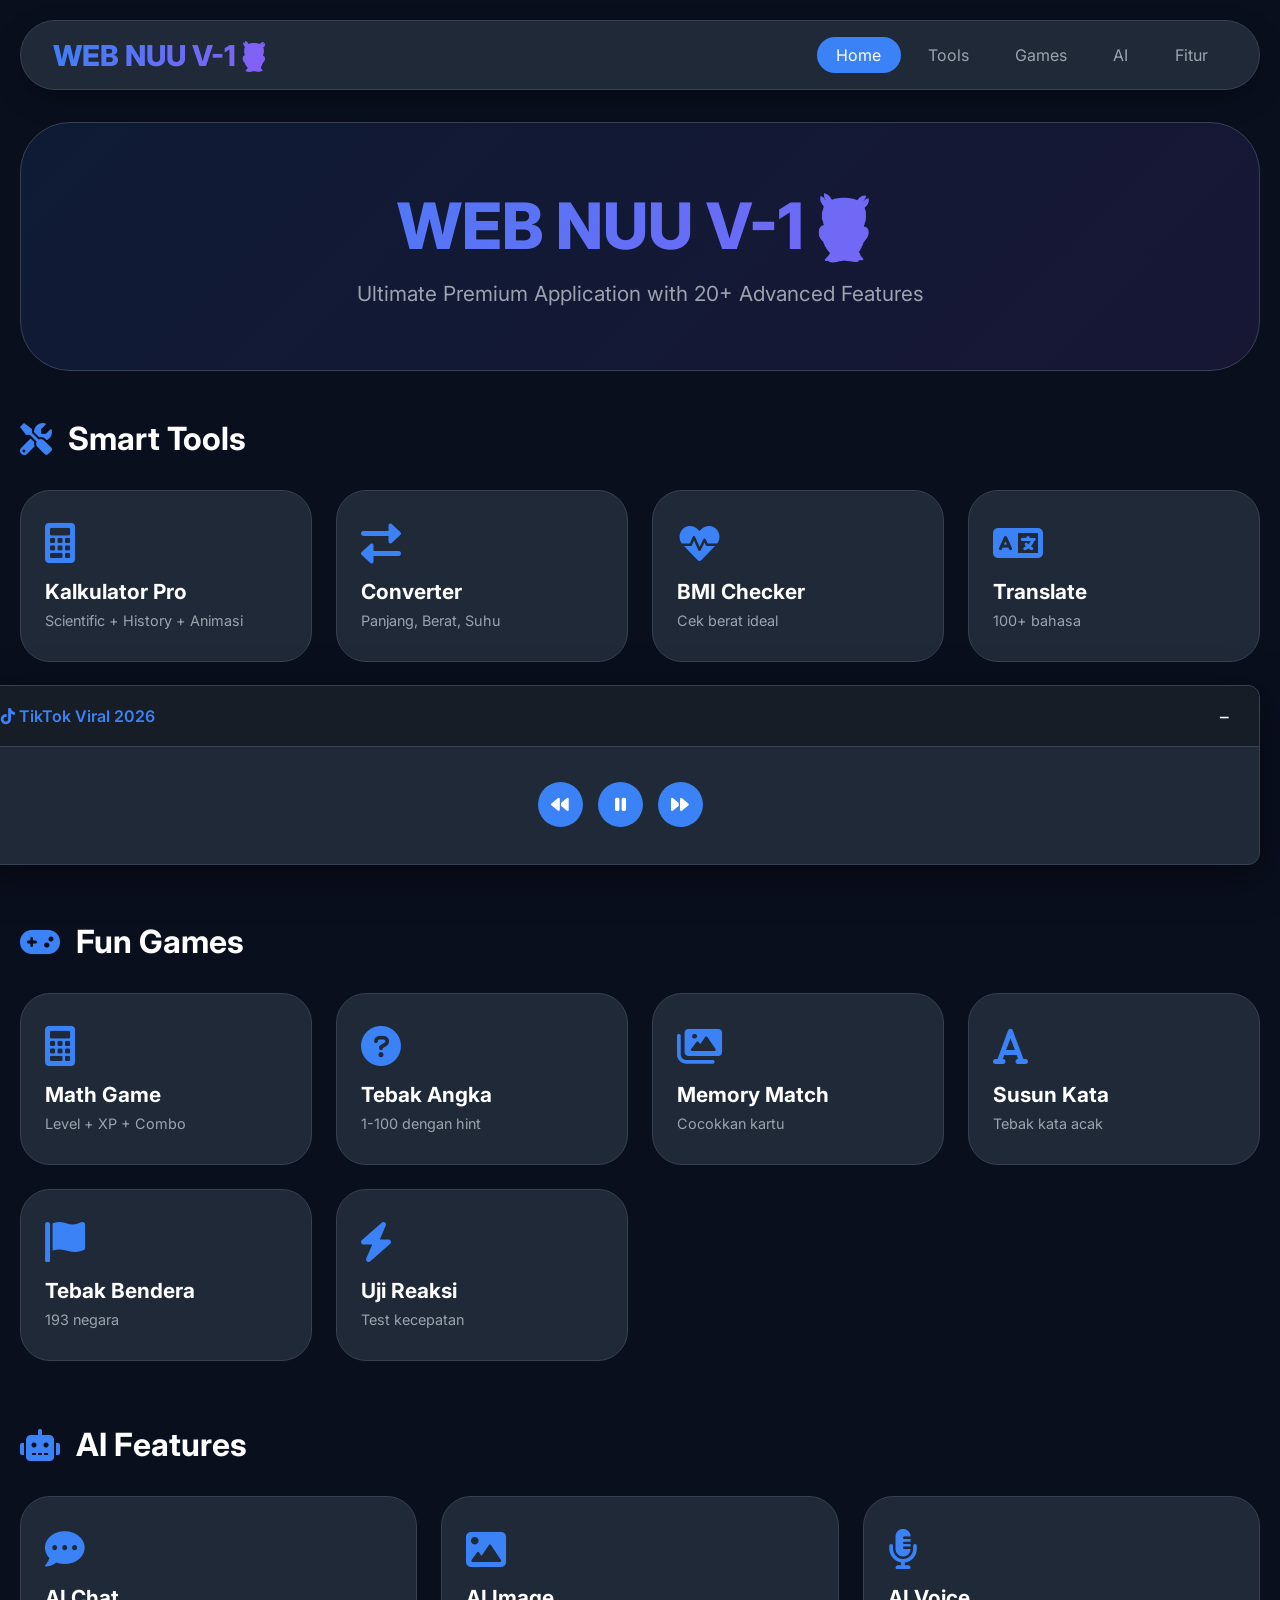
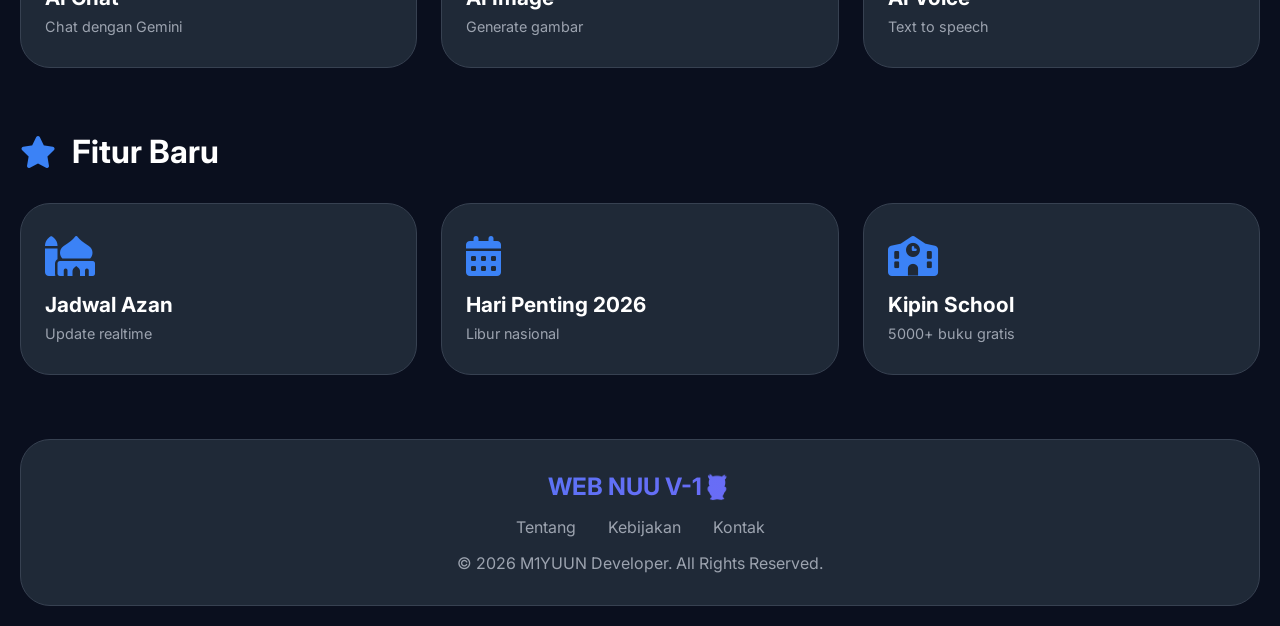
<file: index.html>
<!DOCTYPE html>
<html lang="id">
<head>
    <meta charset="UTF-8">
    <meta name="viewport" content="width=device-width, initial-scale=1.0">
    <title>WEB NUU V-1🦉 - Ultimate Premium App</title>
    <link rel="stylesheet" href="assets/css/style.css">
    <link rel="stylesheet" href="https://cdnjs.cloudflare.com/ajax/libs/font-awesome/6.0.0/css/all.min.css">
    
    <!-- YouTube API untuk musik -->
    <script src="https://www.youtube.com/iframe_api"></script>
    
    <!-- Google Fonts -->
    <link href="https://fonts.googleapis.com/css2?family=Inter:wght@400;500;600;700;800&display=swap" rel="stylesheet">
</head>
<body>
    <div class="container">
        <!-- ===== NAVBAR ===== -->
        <nav class="navbar">
            <div class="logo">WEB NUU V-1🦉</div>
            <div class="nav-links">
                <a href="#home" class="nav-link active">Home</a>
                <a href="#tools" class="nav-link">Tools</a>
                <a href="#games" class="nav-link">Games</a>
                <a href="#ai" class="nav-link">AI</a>
                <a href="#fitur" class="nav-link">Fitur</a>
            </div>
        </nav>

        <!-- ===== HERO SECTION ===== -->
        <section id="home" class="hero">
            <h1>WEB NUU V-1🦉</h1>
            <p>Ultimate Premium Application with 20+ Advanced Features</p>
        </section>

        <!-- ===== TOOLS SECTION ===== -->
        <section id="tools" class="section">
            <h2 class="section-title"><i class="fas fa-tools"></i> Smart Tools</h2>
            <div class="card-grid">
                <a href="tools/kalkulator/" class="card">
                    <i class="fas fa-calculator"></i>
                    <h3>Kalkulator Pro</h3>
                    <p>Scientific + History + Animasi</p>
                </a>
                <a href="tools/converter/" class="card">
                    <i class="fas fa-exchange-alt"></i>
                    <h3>Converter</h3>
                    <p>Panjang, Berat, Suhu</p>
                </a>
                <a href="tools/bmi/" class="card">
                    <i class="fas fa-heartbeat"></i>
                    <h3>BMI Checker</h3>
                    <p>Cek berat ideal</p>
                </a>
                <a href="tools/translate/" class="card">
                    <i class="fas fa-language"></i>
                    <h3>Translate</h3>
                    <p>100+ bahasa</p>
                </a>
                <a href="tools/remove-bg/" class="card">
                    <i class="fas fa-cut"></i>
                    <h3>Remove BG</h3>
                    <p>Hapus background pake AI</p>
                </a>
            </div>
        </section>

        <!-- ===== GAMES SECTION ===== -->
        <section id="games" class="section">
            <h2 class="section-title"><i class="fas fa-gamepad"></i> Fun Games</h2>
            <div class="card-grid">
                <a href="games/math/" class="card">
                    <i class="fas fa-calculator"></i>
                    <h3>Math Game</h3>
                    <p>Level + XP + Combo</p>
                </a>
                <a href="games/tebak/" class="card">
                    <i class="fas fa-question-circle"></i>
                    <h3>Tebak Angka</h3>
                    <p>1-100 dengan hint</p>
                </a>
                <a href="games/memory/" class="card">
                    <i class="fas fa-images"></i>
                    <h3>Memory Match</h3>
                    <p>Cocokkan kartu</p>
                </a>
                <a href="games/susun/" class="card">
                    <i class="fas fa-font"></i>
                    <h3>Susun Kata</h3>
                    <p>Tebak kata acak</p>
                </a>
                <a href="games/bendera/" class="card">
                    <i class="fas fa-flag"></i>
                    <h3>Tebak Bendera</h3>
                    <p>193 negara</p>
                </a>
                <a href="games/reaksi/" class="card">
                    <i class="fas fa-bolt"></i>
                    <h3>Uji Reaksi</h3>
                    <p>Test kecepatan</p>
                </a>
            </div>
        </section>

        <!-- ===== AI SECTION ===== -->
        <section id="ai" class="section">
            <h2 class="section-title"><i class="fas fa-robot"></i> AI Features</h2>
            <div class="card-grid">
                <a href="ai/chat/" class="card">
                    <i class="fas fa-comment-dots"></i>
                    <h3>AI Chat</h3>
                    <p>Chat dengan Gemini</p>
                </a>
                <a href="ai/image/" class="card">
                    <i class="fas fa-image"></i>
                    <h3>AI Image</h3>
                    <p>Generate gambar</p>
                </a>
                <a href="ai/voice/" class="card">
                    <i class="fas fa-microphone-alt"></i>
                    <h3>AI Voice</h3>
                    <p>Text to speech</p>
                </a>
            </div>
        </section>

        <!-- ===== FITUR BARU SECTION ===== -->
        <section id="fitur" class="section">
            <h2 class="section-title"><i class="fas fa-star"></i> Fitur Baru</h2>
            <div class="card-grid">
                <a href="fitur/azan/" class="card">
                    <i class="fas fa-mosque"></i>
                    <h3>Jadwal Azan</h3>
                    <p>Update realtime</p>
                </a>
                <a href="fitur/hari/" class="card">
                    <i class="fas fa-calendar-alt"></i>
                    <h3>Hari Penting 2026</h3>
                    <p>Libur nasional</p>
                </a>
                <a href="fitur/kipin/" class="card">
                    <i class="fas fa-school"></i>
                    <h3>Kipin School</h3>
                    <p>5000+ buku gratis</p>
                </a>
            </div>
        </section>

        <!-- ===== FOOTER ===== -->
        <footer class="footer">
            <div class="footer-logo">WEB NUU V-1🦉</div>
            <div class="footer-links">
                <a href="#">Tentang</a>
                <a href="#">Kebijakan</a>
                <a href="#">Kontak</a>
            </div>
            <p style="color: var(--text-secondary); margin-top: 1rem;">© 2026 M1YUUN Developer. All Rights Reserved.</p>
        </footer>
    </div>

    <!-- ===== MUSIC PLAYER TIKTOK VIRAL ===== -->
    <div class="music-player" id="musicPlayer">
        <div class="player-header">
            <span><i class="fab fa-tiktok"></i> TikTok Viral 2026</span>
            <button onclick="togglePlayer()">−</button>
        </div>
        <div class="player-body" id="musicPlayerBody">
            <div id="youtubePlayer"></div>
            
            <div class="player-controls">
                <button onclick="prevSong()"><i class="fas fa-backward"></i></button>
                <button onclick="playPause()" id="playPauseBtn"><i class="fas fa-pause"></i></button>
                <button onclick="nextSong()"><i class="fas fa-forward"></i></button>
            </div>
            
            <div class="playlist" id="playlist">
                <!-- Akan diisi JavaScript -->
            </div>
        </div>
    </div>
    
    <button class="music-toggle" onclick="togglePlayer()">
        <i class="fas fa-music"></i>
    </button>

    <!-- ===== MUSIC PLAYER JAVASCRIPT ===== -->
    <script>
        // ================== MUSIC PLAYLIST TIKTOK VIRAL ==================
        const songs = [
            { title: 'Love Me - JMSN', artist: 'Viral TikTok', videoId: 'jfKfPfyJRdk' },
            { title: 'Gasolina - Bad Bunny', artist: 'Summer 2026', videoId: 'cHHLHGNpCSA' },
            { title: 'Berghain - Rosalia', artist: 'TikTok Dramatic', videoId: 'sR0SDT2PSFo' },
            { title: 'Brain Stew - Green Day', artist: 'Rock Mood', videoId: '5qap5aO4i9A' },
            { title: 'Fantasy - Mariah Carey', artist: 'Feel Good', videoId: '4NikZ-7TvT4' },
            { title: 'Neon Dreams - Luna Ray', artist: 'Aesthetic', videoId: 'VIDEO_ID_NEON' },
            { title: 'Midnight Echoes - Synthetix', artist: 'Futuristic', videoId: 'VIDEO_ID_MID' }
        ];
        
        let player;
        let currentIndex = 0;
        let isPlaying = true;
        
        // Inisialisasi YouTube Player
        function onYouTubeIframeAPIReady() {
            player = new YT.Player('youtubePlayer', {
                height: '180',
                width: '100%',
                videoId: songs[currentIndex].videoId,
                playerVars: {
                    'autoplay': 1,
                    'controls': 0,
                    'disablekb': 1,
                    'rel': 0,
                    'showinfo': 0
                },
                events: {
                    'onReady': onPlayerReady,
                    'onStateChange': onPlayerStateChange
                }
            });
        }
        
        function onPlayerReady(event) {
            renderPlaylist();
        }
        
        function onPlayerStateChange(event) {
            if (event.data === YT.PlayerState.ENDED) {
                nextSong();
            }
        }
        
        function playPause() {
            if (player) {
                if (isPlaying) {
                    player.pauseVideo();
                } else {
                    player.playVideo();
                }
                isPlaying = !isPlaying;
                updatePlayButton();
            }
        }
        
        function nextSong() {
            currentIndex = (currentIndex + 1) % songs.length;
            player.loadVideoById(songs[currentIndex].videoId);
            isPlaying = true;
            updatePlayButton();
            renderPlaylist();
        }
        
        function prevSong() {
            currentIndex = (currentIndex - 1 + songs.length) % songs.length;
            player.loadVideoById(songs[currentIndex].videoId);
            isPlaying = true;
            updatePlayButton();
            renderPlaylist();
        }
        
        function playSong(index) {
            currentIndex = index;
            player.loadVideoById(songs[index].videoId);
            isPlaying = true;
            updatePlayButton();
            renderPlaylist();
        }
        
        function updatePlayButton() {
            document.getElementById('playPauseBtn').innerHTML = isPlaying ? 
                '<i class="fas fa-pause"></i>' : '<i class="fas fa-play"></i>';
        }
        
        function renderPlaylist() {
            let html = '';
            songs.forEach((song, index) => {
                html += `
                    <div class="playlist-item ${index === currentIndex ? 'active' : ''}" onclick="playSong(${index})">
                        <img src="https://img.youtube.com/vi/${song.videoId}/default.jpg" alt="${song.title}">
                        <div class="playlist-info">
                            <div class="title">${song.title}</div>
                            <div class="artist">${song.artist}</div>
                        </div>
                    </div>
                `;
            });
            document.getElementById('playlist').innerHTML = html;
        }
        
        function togglePlayer() {
            let body = document.getElementById('musicPlayerBody');
            let player = document.querySelector('.music-player');
            let toggle = document.querySelector('.music-toggle');
            
            if (body.classList.contains('collapsed')) {
                body.classList.remove('collapsed');
                player.style.display = 'block';
                toggle.style.display = 'none';
            } else {
                body.classList.add('collapsed');
                player.style.display = 'none';
                toggle.style.display = 'flex';
            }
        }
        
        // Toggle button visibility
        document.querySelector('.music-toggle').style.display = 'none';
    </script>

    <!-- ===== AI CHAT SCRIPT (GEMINI) ===== -->
    <script>
        const GEMINI_API_KEY = "AIzaSyCrnIKxENHK6y-PT6lJgRDh76fl6NMrzEY";
        
        // Fungsi untuk test AI Chat
        async function testAI() {
            console.log('✅ AI Chat siap dengan Gemini API');
        }
        
        testAI();
    </script>
</body>
</html>
</file>
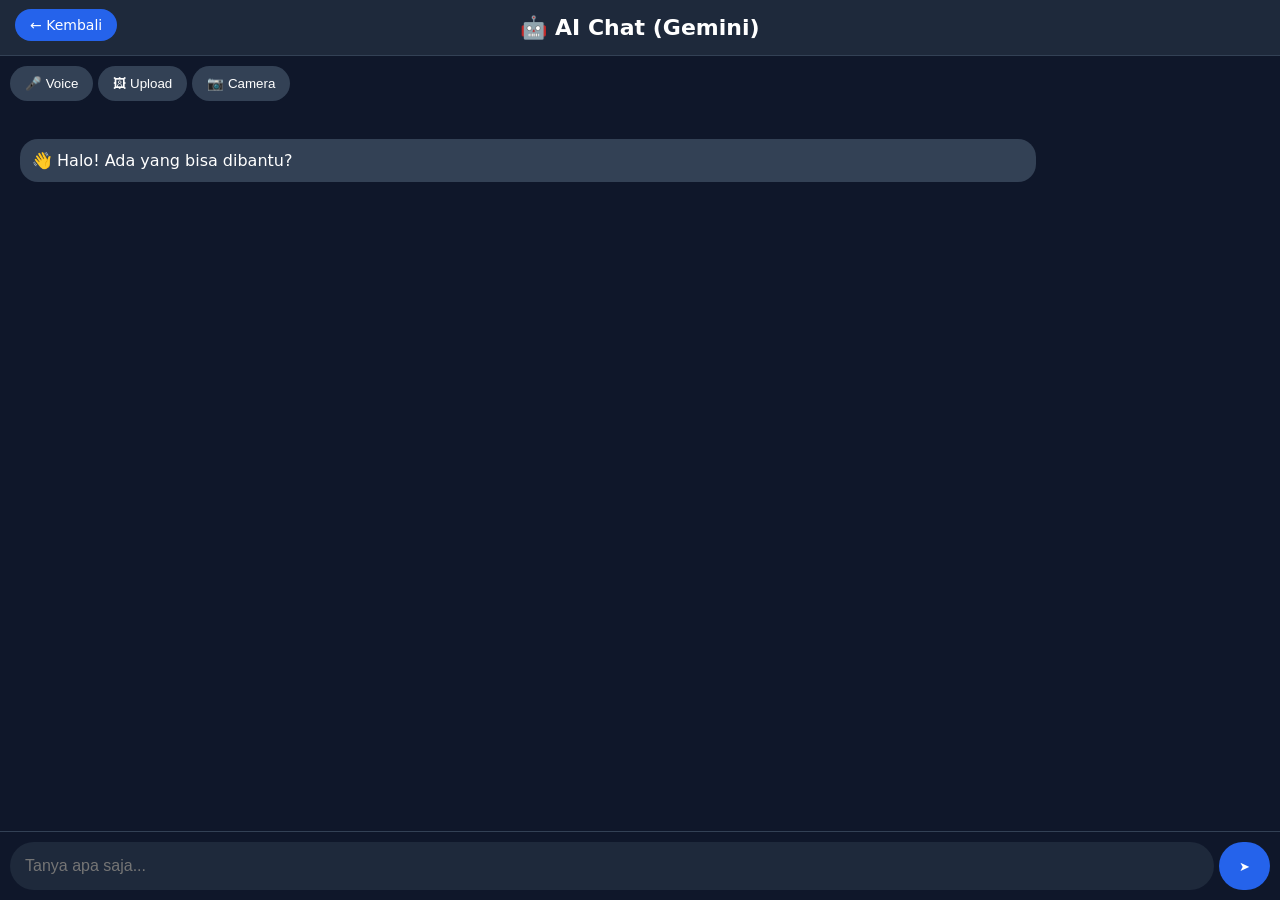
<file: ai/chat/index.html>
<!DOCTYPE html>
<html lang="id">
<head>
    <meta charset="UTF-8">
    <meta name="viewport" content="width=device-width, initial-scale=1.0">
    <title>AI Chat - WEB NUU V-1🦉</title>
    <style>
        body { margin:0; background:#0f172a; color:white; font-family:system-ui; display:flex; flex-direction:column; height:100vh; }
        .header { background:#1e293b; padding:15px; text-align:center; font-size:22px; font-weight:bold; border-bottom:1px solid #334155; }
        .chat { flex:1; overflow-y:auto; padding:20px; }
        .msg { padding:12px; border-radius:18px; margin:8px 0; max-width:80%; word-wrap:break-word; animation:fade 0.3s; }
        .user { background:#2563eb; margin-left:auto; }
        .ai { background:#334155; margin-right:auto; }
        .input-area { display:flex; gap:5px; padding:10px; background:#0f172a; border-top:1px solid #334155; }
        input { flex:1; padding:15px; border-radius:25px; border:none; background:#1e293b; color:white; font-size:16px; }
        button { padding:10px 20px; border-radius:25px; border:none; background:#2563eb; color:white; cursor:pointer; }
        .tools { display:flex; gap:5px; padding:10px; background:#0f172a; overflow-x:auto; }
        .tools button { background:#334155; padding:10px 15px; }
        .back { position:absolute; top:15px; left:15px; }
        .back a { color:white; text-decoration:none; padding:8px 15px; background:#2563eb; border-radius:20px; font-size:14px; }
        @keyframes fade { from { opacity:0; transform:translateY(10px); } to { opacity:1; } }
    </style>
</head>
<body>
    <div class="back"><a href="../../">← Kembali</a></div>
    <div class="header">🤖 AI Chat (Gemini)</div>
    
    <div class="tools">
        <button onclick="voice()">🎤 Voice</button>
        <button onclick="upload()">🖼 Upload</button>
        <button onclick="camera()">📷 Camera</button>
    </div>
    
    <div class="chat" id="chat"></div>
    
    <div class="input-area">
        <input id="text" placeholder="Tanya apa saja...">
        <button onclick="send()">➤</button>
    </div>

    <script>
        const API_KEY = "AIzaSyCrnIKxENHK6y-PT6lJgRDh76fl6NMrzEY";
        const chat = document.getElementById("chat");
        
        function add(text, type) {
            let div = document.createElement("div");
            div.className = "msg " + type;
            div.innerText = text;
            chat.appendChild(div);
            chat.scrollTop = chat.scrollHeight;
        }
        
        async function send() {
            let text = document.getElementById("text").value;
            if (!text) return;
            
            add(text, "user");
            document.getElementById("text").value = "";
            add("⏳", "ai");
            
            try {
                let res = await fetch(`https://generativelanguage.googleapis.com/v1beta/models/gemini-2.0-flash-exp:generateContent?key=${API_KEY}`, {
                    method: "POST",
                    headers: { "Content-Type": "application/json" },
                    body: JSON.stringify({ contents: [{ parts: [{ text: text }] }] })
                });
                
                let data = await res.json();
                document.querySelector(".ai:last-child").remove();
                
                if (data.candidates?.[0]?.content?.parts?.[0]?.text) {
                    add(data.candidates[0].content.parts[0].text, "ai");
                } else {
                    add("❌ Error: " + (data.error?.message || "Gagal"), "ai");
                }
            } catch (e) {
                document.querySelector(".ai:last-child").remove();
                add("❌ Error: " + e.message, "ai");
                add("⚠️ Fallback: AI offline. Coba lagi nanti.", "ai");
            }
        }
        
        function voice() {
            let rec = new webkitSpeechRecognition();
            rec.lang = "id-ID";
            rec.onresult = e => {
                document.getElementById("text").value = e.results[0][0].transcript;
                send();
            };
            rec.start();
        }
        
        function upload() {
            let input = document.createElement("input");
            input.type = "file";
            input.accept = "image/*";
            input.onchange = () => add("📷 Upload: " + input.files[0].name, "user");
            input.click();
        }
        
        function camera() {
            navigator.mediaDevices.getUserMedia({ video: true })
                .then(stream => {
                    add("✅ Kamera aktif", "ai");
                    stream.getTracks().forEach(t => t.stop());
                })
                .catch(() => add("❌ Izin kamera ditolak. Klik untuk meminta ulang.", "ai"));
        }
        
        add("👋 Halo! Ada yang bisa dibantu?", "ai");
    </script>
</body>
</html>
</file>
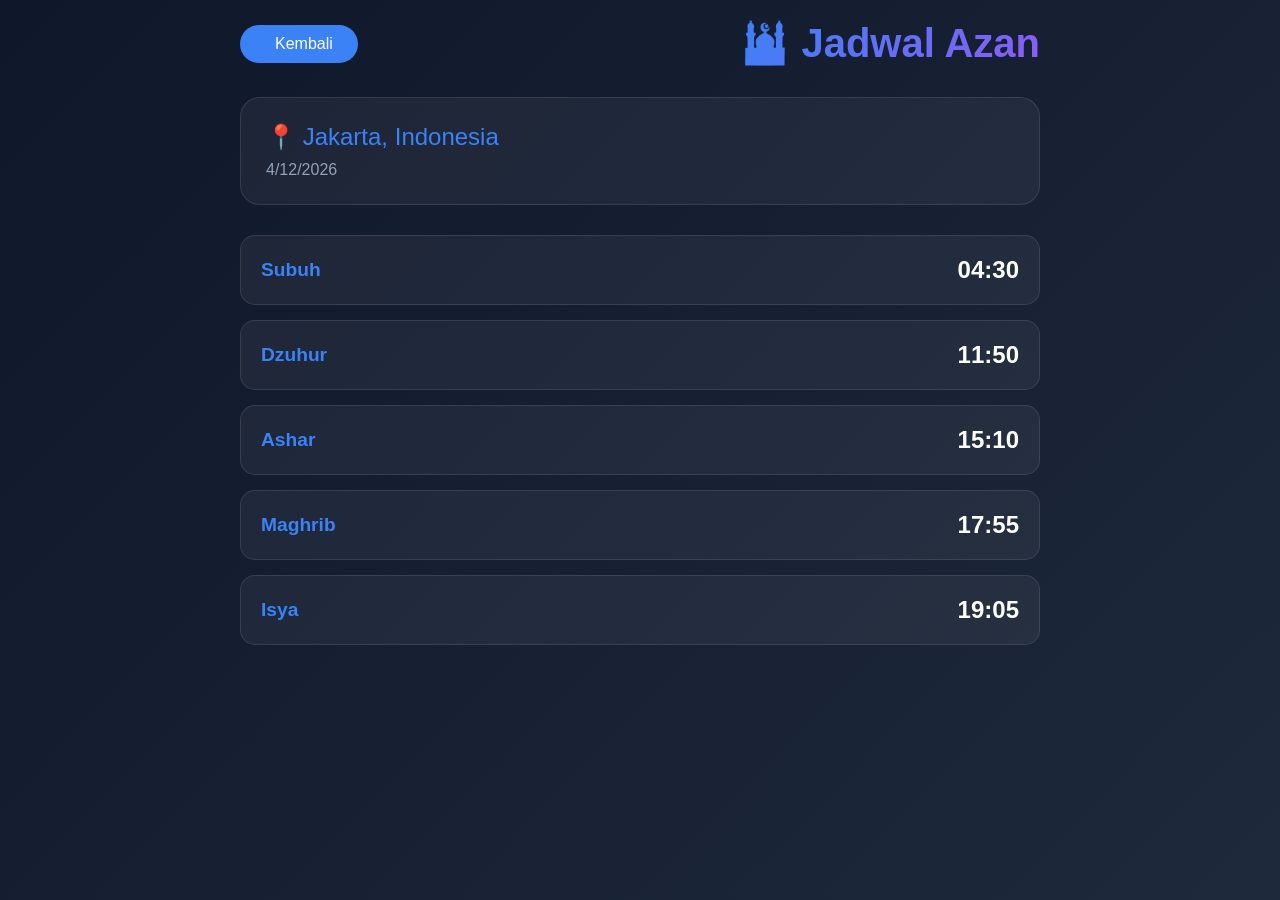
<file: fitur/azan/index.html>
<!DOCTYPE html>
<html lang="id">
<head>
    <meta charset="UTF-8">
    <meta name="viewport" content="width=device-width, initial-scale=1.0">
    <title>Jadwal Azan - WEB NUU V-1🦉</title>
    <style>
        * {
            margin: 0;
            padding: 0;
            box-sizing: border-box;
            font-family: 'Segoe UI', sans-serif;
        }
        
        body {
            background: linear-gradient(135deg, #0f172a, #1e293b);
            color: white;
            min-height: 100vh;
            padding: 20px;
        }
        
        .container {
            max-width: 800px;
            margin: 0 auto;
        }
        
        .header {
            display: flex;
            justify-content: space-between;
            align-items: center;
            margin-bottom: 30px;
        }
        
        .back-btn {
            background: #3b82f6;
            color: white;
            text-decoration: none;
            padding: 10px 25px;
            border-radius: 50px;
            display: inline-flex;
            align-items: center;
            gap: 10px;
        }
        
        h1 {
            font-size: 2.5em;
            background: linear-gradient(135deg, #3b82f6, #8b5cf6);
            -webkit-background-clip: text;
            -webkit-text-fill-color: transparent;
        }
        
        .location-card {
            background: rgba(255,255,255,0.05);
            border-radius: 20px;
            padding: 25px;
            margin-bottom: 30px;
            border: 1px solid rgba(255,255,255,0.1);
        }
        
        .location {
            font-size: 1.5em;
            color: #3b82f6;
            margin-bottom: 10px;
        }
        
        .date {
            color: #94a3b8;
        }
        
        .prayer-grid {
            display: grid;
            gap: 15px;
        }
        
        .prayer-item {
            background: rgba(255,255,255,0.05);
            border-radius: 15px;
            padding: 20px;
            display: flex;
            justify-content: space-between;
            align-items: center;
            border: 1px solid rgba(255,255,255,0.1);
            transition: 0.3s;
        }
        
        .prayer-item:hover {
            background: rgba(59,130,246,0.1);
            transform: translateX(10px);
        }
        
        .prayer-name {
            font-size: 1.2em;
            font-weight: bold;
            color: #3b82f6;
        }
        
        .prayer-time {
            font-size: 1.5em;
            font-weight: bold;
        }
        
        .loading {
            text-align: center;
            padding: 50px;
        }
        
        .loading i {
            font-size: 3em;
            color: #3b82f6;
            animation: spin 1s linear infinite;
        }
        
        @keyframes spin {
            to { transform: rotate(360deg); }
        }
    </style>
</head>
<body>
    <div class="container">
        <div class="header">
            <a href="../../" class="back-btn"><i class="fas fa-arrow-left"></i> Kembali</a>
            <h1>🕌 Jadwal Azan</h1>
        </div>
        
        <div id="loading" class="loading">
            <i class="fas fa-spinner"></i>
            <p style="margin-top: 15px;">Mendapatkan lokasi dan jadwal...</p>
        </div>
        
        <div id="content" style="display:none;">
            <div class="location-card">
                <div class="location" id="location"></div>
                <div class="date" id="date"></div>
            </div>
            
            <div class="prayer-grid" id="prayerList"></div>
        </div>
    </div>
    
    <script>
        async function getPrayerTimes() {
            try {
                // Dapatkan lokasi
                const ipRes = await fetch('https://ipapi.co/json/');
                const ipData = await ipRes.json();
                
                const city = ipData.city || ipData.region_name || 'Jakarta';
                const country = ipData.country_name || 'Indonesia';
                const lat = ipData.latitude || -6.2088;
                const lon = ipData.longitude || 106.8456;
                
                document.getElementById('location').innerHTML = `📍 ${city}, ${country}`;
                
                // Dapatkan jadwal hari ini
                const today = new Date();
                const date = today.toISOString().split('T')[0];
                const options = { weekday: 'long', year: 'numeric', month: 'long', day: 'numeric' };
                document.getElementById('date').innerHTML = today.toLocaleDateString('id-ID', options);
                
                // API jadwal sholat
                const prayerRes = await fetch(`https://api.aladhan.com/v1/timings/${date}?latitude=${lat}&longitude=${lon}&method=11`);
                const prayerData = await prayerRes.json();
                
                if(prayerData.code === 200) {
                    const timings = prayerData.data.timings;
                    
                    const prayers = [
                        { name: 'Subuh', time: timings.Fajr },
                        { name: 'Dzuhur', time: timings.Dhuhr },
                        { name: 'Ashar', time: timings.Asr },
                        { name: 'Maghrib', time: timings.Maghrib },
                        { name: 'Isya', time: timings.Isha }
                    ];
                    
                    let html = '';
                    prayers.forEach(p => {
                        html += `
                            <div class="prayer-item">
                                <span class="prayer-name">${p.name}</span>
                                <span class="prayer-time">${p.time}</span>
                            </div>
                        `;
                    });
                    
                    document.getElementById('prayerList').innerHTML = html;
                }
                
                document.getElementById('loading').style.display = 'none';
                document.getElementById('content').style.display = 'block';
                
            } catch(error) {
                document.getElementById('loading').innerHTML = `
                    <i class="fas fa-exclamation-triangle" style="color:#ef4444;"></i>
                    <p>Gagal memuat jadwal. Tampilkan data default.</p>
                `;
                
                // Data default Jakarta
                document.getElementById('location').innerHTML = '📍 Jakarta, Indonesia';
                document.getElementById('date').innerHTML = new Date().toLocaleDateString('id-ID');
                
                const defaultPrayers = [
                    { name: 'Subuh', time: '04:30' },
                    { name: 'Dzuhur', time: '11:50' },
                    { name: 'Ashar', time: '15:10' },
                    { name: 'Maghrib', time: '17:55' },
                    { name: 'Isya', time: '19:05' }
                ];
                
                let html = '';
                defaultPrayers.forEach(p => {
                    html += `
                        <div class="prayer-item">
                            <span class="prayer-name">${p.name}</span>
                            <span class="prayer-time">${p.time}</span>
                        </div>
                    `;
                });
                
                document.getElementById('prayerList').innerHTML = html;
                document.getElementById('loading').style.display = 'none';
                document.getElementById('content').style.display = 'block';
            }
        }
        
        getPrayerTimes();
    </script>
</body>
</html>
</file>
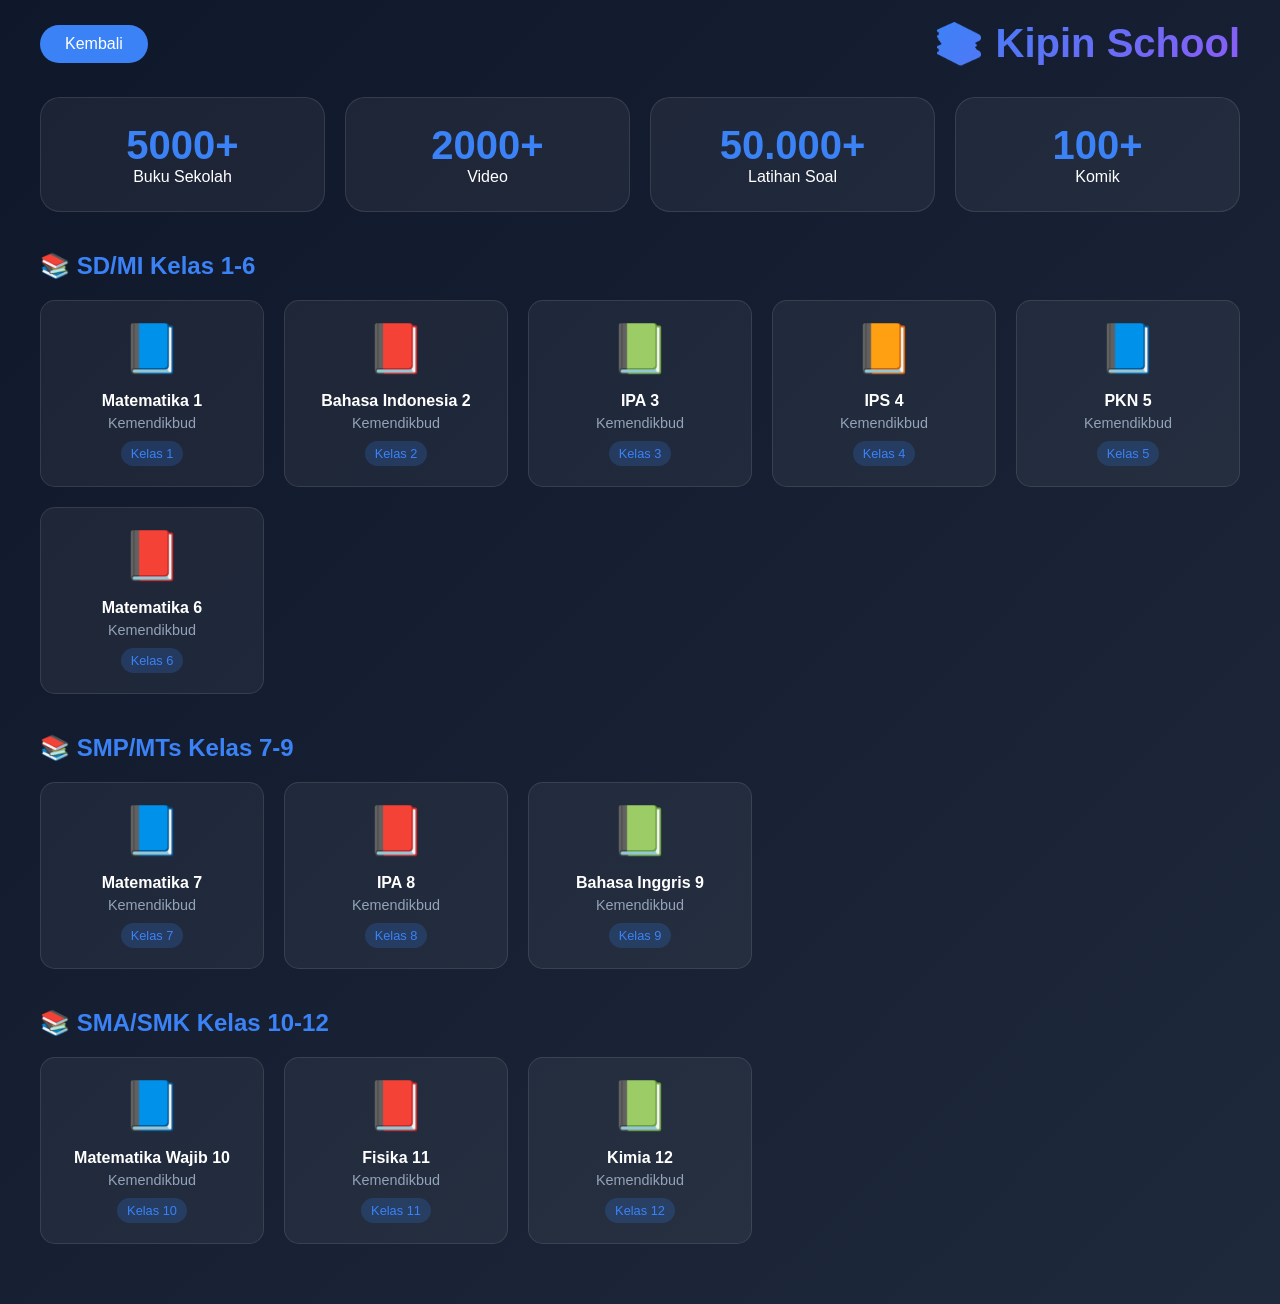
<file: fitur/kipin/index.html>
<!DOCTYPE html>
<html lang="id">
<head>
    <meta charset="UTF-8">
    <meta name="viewport" content="width=device-width, initial-scale=1.0">
    <title>Kipin School - WEB NUU V-1🦉</title>
    <style>
        * { margin:0; padding:0; box-sizing:border-box; font-family:'Segoe UI',sans-serif; }
        body { background:linear-gradient(135deg,#0f172a,#1e293b); color:white; min-height:100vh; padding:20px; }
        .container { max-width:1200px; margin:0 auto; }
        .header { display:flex; justify-content:space-between; align-items:center; margin-bottom:30px; }
        .back-btn { background:#3b82f6; color:white; text-decoration:none; padding:10px 25px; border-radius:50px; }
        h1 { font-size:2.5em; background:linear-gradient(135deg,#3b82f6,#8b5cf6); -webkit-background-clip:text; -webkit-text-fill-color:transparent; }
        .stats { display:grid; grid-template-columns:repeat(4,1fr); gap:20px; margin-bottom:40px; }
        .stat-card { background:rgba(255,255,255,0.05); padding:25px; border-radius:20px; text-align:center; border:1px solid rgba(255,255,255,0.1); }
        .stat-number { font-size:2.5em; font-weight:bold; color:#3b82f6; }
        .category { margin-bottom:40px; }
        .category h2 { color:#3b82f6; margin-bottom:20px; }
        .book-grid { display:grid; grid-template-columns:repeat(auto-fill,minmax(200px,1fr)); gap:20px; }
        .book-card { background:rgba(255,255,255,0.05); padding:20px; border-radius:15px; text-align:center; border:1px solid rgba(255,255,255,0.1); transition:0.3s; }
        .book-card:hover { transform:translateY(-5px); background:rgba(59,130,246,0.1); }
        .book-cover { font-size:3em; margin-bottom:15px; color:#3b82f6; }
        .book-title { font-weight:bold; margin-bottom:5px; }
        .book-author { color:#94a3b8; font-size:0.9em; margin-bottom:10px; }
        .book-grade { background:rgba(59,130,246,0.2); color:#3b82f6; padding:5px 10px; border-radius:50px; font-size:0.8em; display:inline-block; }
    </style>
</head>
<body>
    <div class="container">
        <div class="header">
            <a href="../../" class="back-btn"><i class="fas fa-arrow-left"></i> Kembali</a>
            <h1>📚 Kipin School</h1>
        </div>
        
        <!-- Stats -->
        <div class="stats">
            <div class="stat-card"><div class="stat-number">5000+</div><div>Buku Sekolah</div></div>
            <div class="stat-card"><div class="stat-number">2000+</div><div>Video</div></div>
            <div class="stat-card"><div class="stat-number">50.000+</div><div>Latihan Soal</div></div>
            <div class="stat-card"><div class="stat-number">100+</div><div>Komik</div></div>
        </div>
        
        <!-- SD -->
        <div class="category">
            <h2>📚 SD/MI Kelas 1-6</h2>
            <div class="book-grid">
                <div class="book-card"><div class="book-cover">📘</div><div class="book-title">Matematika 1</div><div class="book-author">Kemendikbud</div><div class="book-grade">Kelas 1</div></div>
                <div class="book-card"><div class="book-cover">📕</div><div class="book-title">Bahasa Indonesia 2</div><div class="book-author">Kemendikbud</div><div class="book-grade">Kelas 2</div></div>
                <div class="book-card"><div class="book-cover">📗</div><div class="book-title">IPA 3</div><div class="book-author">Kemendikbud</div><div class="book-grade">Kelas 3</div></div>
                <div class="book-card"><div class="book-cover">📙</div><div class="book-title">IPS 4</div><div class="book-author">Kemendikbud</div><div class="book-grade">Kelas 4</div></div>
                <div class="book-card"><div class="book-cover">📘</div><div class="book-title">PKN 5</div><div class="book-author">Kemendikbud</div><div class="book-grade">Kelas 5</div></div>
                <div class="book-card"><div class="book-cover">📕</div><div class="book-title">Matematika 6</div><div class="book-author">Kemendikbud</div><div class="book-grade">Kelas 6</div></div>
            </div>
        </div>
        
        <!-- SMP -->
        <div class="category">
            <h2>📚 SMP/MTs Kelas 7-9</h2>
            <div class="book-grid">
                <div class="book-card"><div class="book-cover">📘</div><div class="book-title">Matematika 7</div><div class="book-author">Kemendikbud</div><div class="book-grade">Kelas 7</div></div>
                <div class="book-card"><div class="book-cover">📕</div><div class="book-title">IPA 8</div><div class="book-author">Kemendikbud</div><div class="book-grade">Kelas 8</div></div>
                <div class="book-card"><div class="book-cover">📗</div><div class="book-title">Bahasa Inggris 9</div><div class="book-author">Kemendikbud</div><div class="book-grade">Kelas 9</div></div>
            </div>
        </div>
        
        <!-- SMA -->
        <div class="category">
            <h2>📚 SMA/SMK Kelas 10-12</h2>
            <div class="book-grid">
                <div class="book-card"><div class="book-cover">📘</div><div class="book-title">Matematika Wajib 10</div><div class="book-author">Kemendikbud</div><div class="book-grade">Kelas 10</div></div>
                <div class="book-card"><div class="book-cover">📕</div><div class="book-title">Fisika 11</div><div class="book-author">Kemendikbud</div><div class="book-grade">Kelas 11</div></div>
                <div class="book-card"><div class="book-cover">📗</div><div class="book-title">Kimia 12</div><div class="book-author">Kemendikbud</div><div class="book-grade">Kelas 12</div></div>
            </div>
        </div>
    </div>
</body>
</html>
</file>
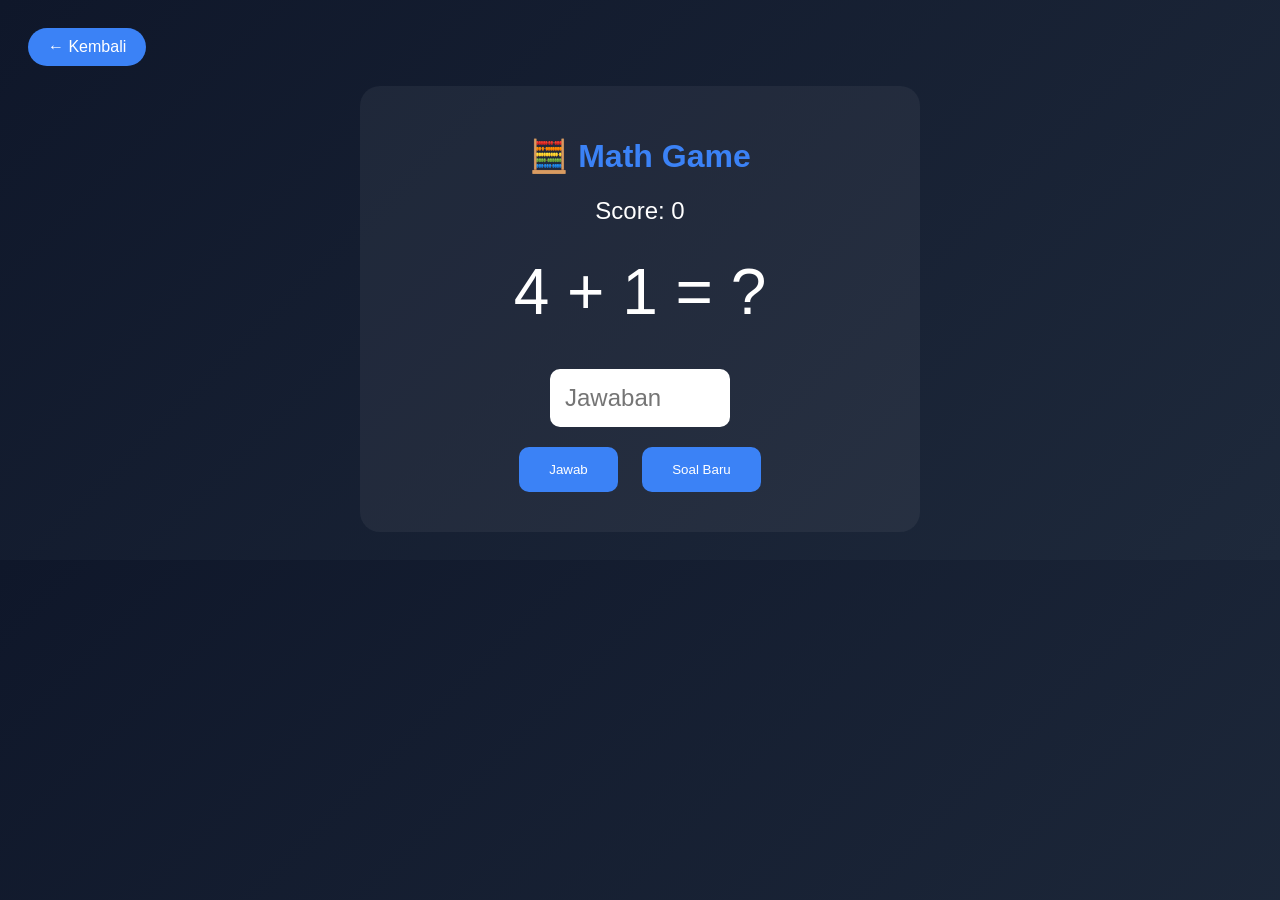
<file: games/math/index.html>
<!DOCTYPE html>
<html lang="id">
<head>
    <meta charset="UTF-8">
    <meta name="viewport" content="width=device-width, initial-scale=1.0">
    <title>Math Game - WEB NUU V-1🦉</title>
    <style>
        body { background: linear-gradient(135deg, #0f172a, #1e293b); color: white; font-family: 'Segoe UI', sans-serif; padding: 20px; }
        .game { max-width: 500px; margin: 0 auto; background: rgba(255,255,255,0.05); padding: 30px; border-radius: 20px; text-align: center; }
        h1 { color: #3b82f6; }
        .question { font-size: 4em; margin: 30px 0; }
        input { padding: 15px; font-size: 1.5em; width: 150px; border-radius: 10px; border: none; margin: 10px; }
        button { padding: 15px 30px; background: #3b82f6; color: white; border: none; border-radius: 10px; cursor: pointer; margin: 10px; }
        .score { font-size: 1.5em; margin: 20px; }
        .back { margin-bottom: 20px; }
        .back a { color: white; text-decoration: none; padding: 10px 20px; background: #3b82f6; border-radius: 50px; display: inline-block; }
    </style>
</head>
<body>
    <div class="back"><a href="../../">← Kembali</a></div>
    <div class="game">
        <h1>🧮 Math Game</h1>
        <div class="score">Score: <span id="score">0</span></div>
        <div class="question" id="question">5 + 3 = ?</div>
        <input type="number" id="answer" placeholder="Jawaban">
        <br>
        <button onclick="checkAnswer()">Jawab</button>
        <button onclick="newQuestion()">Soal Baru</button>
    </div>
    
    <script>
        let score = 0, a, b, answer;
        function newQuestion() {
            a = Math.floor(Math.random() * 10) + 1;
            b = Math.floor(Math.random() * 10) + 1;
            answer = a + b;
            document.getElementById('question').innerText = `${a} + ${b} = ?`;
        }
        function checkAnswer() {
            let userAnswer = parseInt(document.getElementById('answer').value);
            if(userAnswer === answer) {
                score += 10;
                document.getElementById('score').innerText = score;
                newQuestion();
            } else {
                alert('❌ Salah!');
            }
        }
        newQuestion();
    </script>
</body>
</html>
</file>
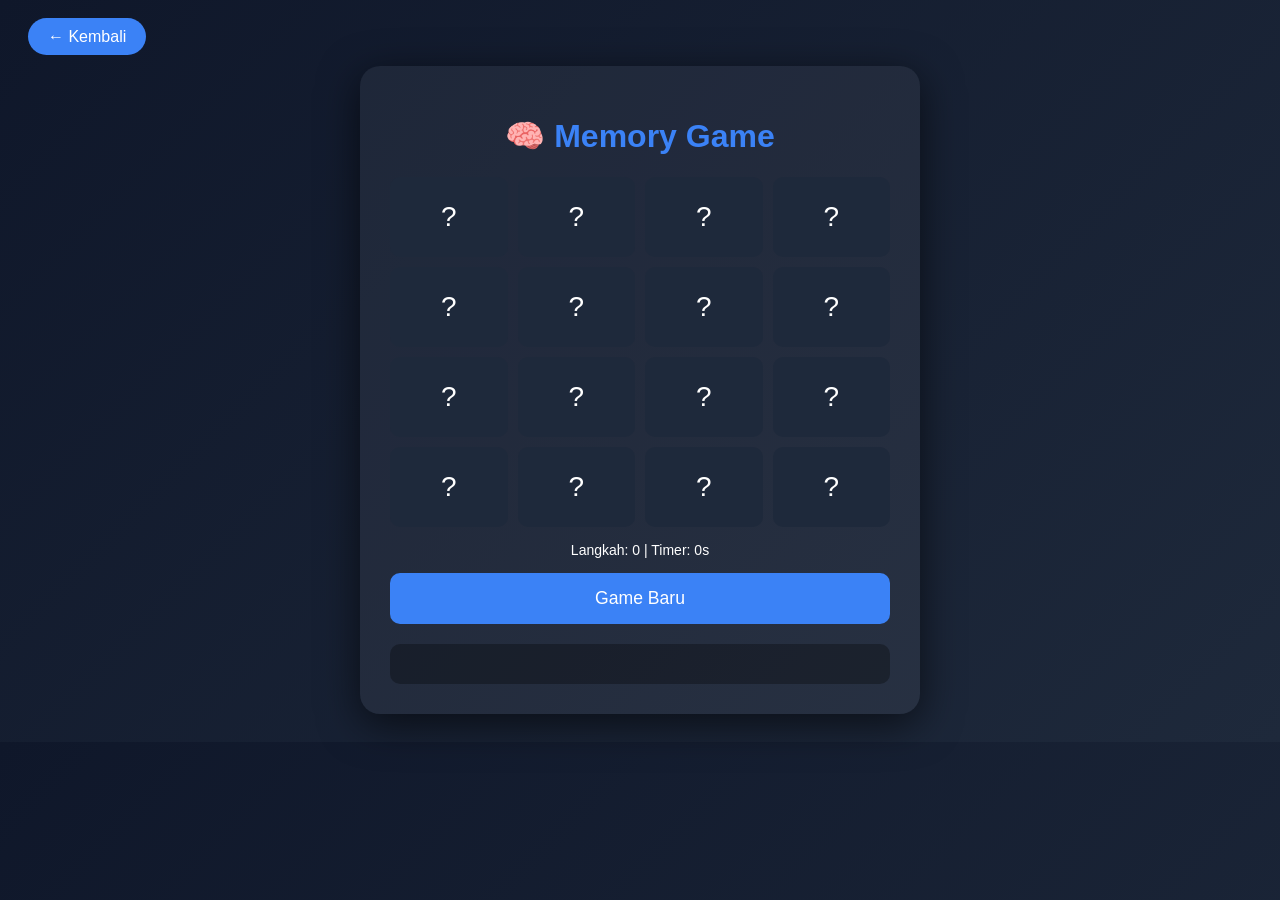
<file: games/memory/index.html>
<!DOCTYPE html>
<html lang="id">
<head>
<meta charset="UTF-8">
<meta name="viewport" content="width=device-width, initial-scale=1.0">
<title>Memory Game - WEB NUU V-1🦉</title>

<style>

body{
background:linear-gradient(135deg,#0f172a,#1e293b);
color:white;
font-family:'Segoe UI',sans-serif;
padding:20px;
}

.container{
max-width:500px;
margin:auto;
background:rgba(255,255,255,0.05);
padding:30px;
border-radius:20px;
box-shadow:0 10px 40px rgba(0,0,0,0.6);
}

h1{
text-align:center;
color:#3b82f6;
}

.grid{
display:grid;
grid-template-columns:repeat(4,1fr);
gap:10px;
margin-top:20px;
}

.card{
height:80px;
background:#1e293b;
border-radius:10px;
display:flex;
align-items:center;
justify-content:center;
font-size:28px;
cursor:pointer;
transition:0.3s;
}

.card.flipped{
background:#3b82f6;
}

.stats{
text-align:center;
margin-top:15px;
font-size:14px;
}

.result{
margin-top:20px;
padding:20px;
background:rgba(0,0,0,0.3);
border-radius:10px;
text-align:center;
font-size:1.2em;
}

button{
width:100%;
padding:15px;
margin-top:15px;
background:#3b82f6;
border:none;
border-radius:10px;
color:white;
font-size:1.1em;
cursor:pointer;
}

.back{
margin-bottom:20px;
}

.back a{
color:white;
text-decoration:none;
padding:10px 20px;
background:#3b82f6;
border-radius:50px;
}

</style>
</head>

<body>

<div class="back">
<a href="../../">← Kembali</a>
</div>

<div class="container">

<h1>🧠 Memory Game</h1>

<div class="grid" id="grid"></div>

<div class="stats">
Langkah: <span id="moves">0</span> |
Timer: <span id="timer">0</span>s
</div>

<button onclick="startGame()">Game Baru</button>

<div class="result" id="result"></div>

</div>

<script>

const iconSets = [

["🍎","🍌","🍇","🍉","🍓","🍍","🥝","🍒"],

["🐶","🐱","🐭","🐹","🐰","🦊","🐼","🐸"],

["⚽","🏀","🏈","⚾","🎾","🏐","🥏","🏓"],

["😀","😎","🤖","👻","💀","👽","👾","🎃"],

["🔥","⚡","🌪","🌊","🌙","☀️","⭐","🌈"]

]

let icons=[]
let first=null
let second=null
let lock=false
let moves=0
let match=0
let timer=0

setInterval(()=>{
timer++
document.getElementById("timer").innerText=timer
},1000)

function shuffle(arr){
return arr.sort(()=>Math.random()-0.5)
}

function startGame(){

let set = iconSets[Math.floor(Math.random()*iconSets.length)]

icons = [...set,...set]

let grid=document.getElementById("grid")
grid.innerHTML=""

moves=0
match=0
timer=0

document.getElementById("moves").innerText=0
document.getElementById("timer").innerText=0
document.getElementById("result").innerHTML=""

let cards=shuffle([...icons])

cards.forEach(icon=>{

let card=document.createElement("div")
card.className="card"
card.dataset.icon=icon
card.innerHTML="?"

card.onclick=()=>flip(card)

grid.appendChild(card)

})

}

function flip(card){

if(lock) return
if(card.classList.contains("flipped")) return

card.classList.add("flipped")
card.innerHTML=card.dataset.icon

if(!first){
first=card
return
}

second=card
lock=true

moves++
document.getElementById("moves").innerText=moves

if(first.dataset.icon===second.dataset.icon){

match++
first=null
second=null
lock=false

if(match===8){
document.getElementById("result").innerHTML="🎉 Kamu menang!"
}

}

else{

setTimeout(()=>{

first.classList.remove("flipped")
second.classList.remove("flipped")

first.innerHTML="?"
second.innerHTML="?"

first=null
second=null
lock=false

},700)

}

}

startGame()

</script>

</body>
</html>
</file>
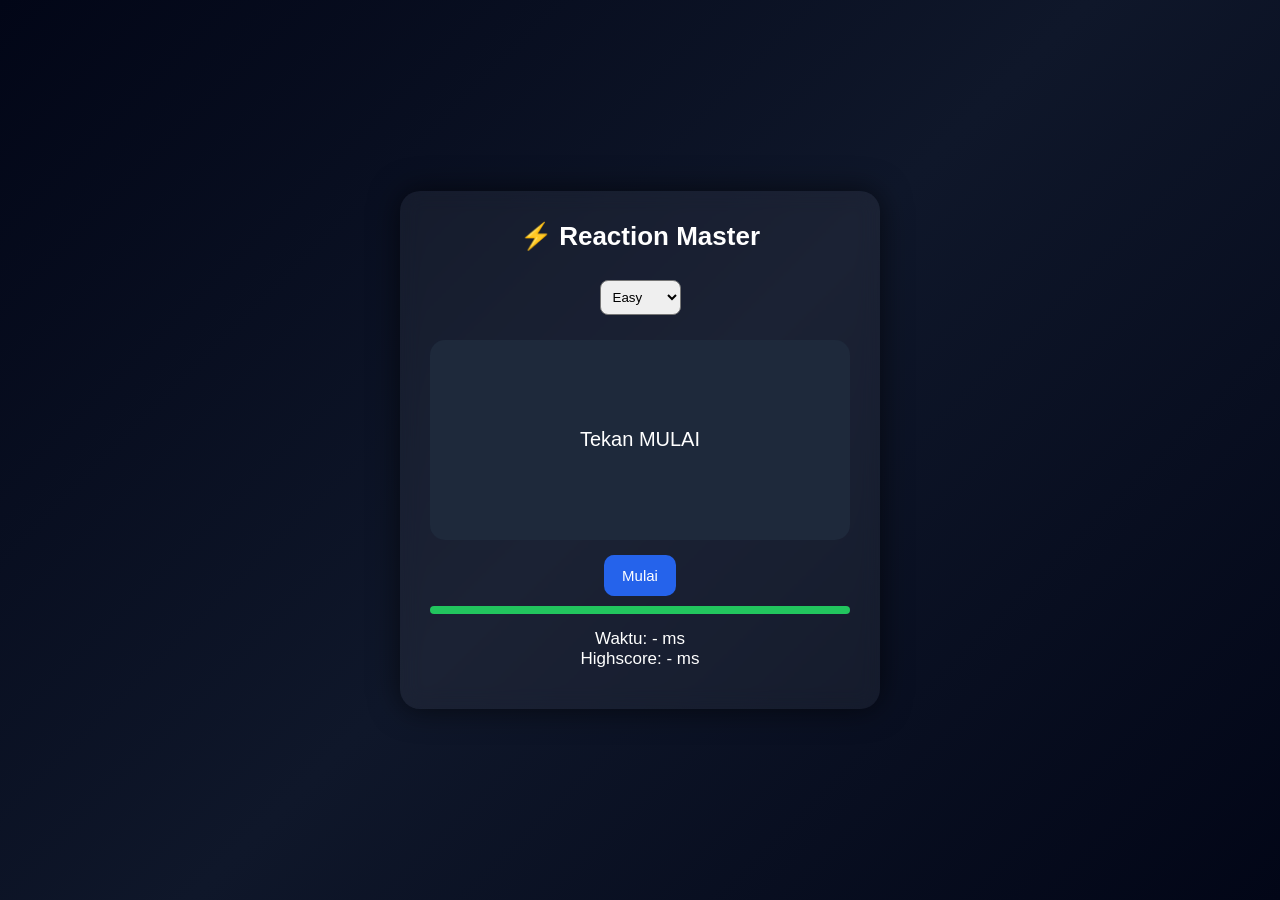
<file: games/reaksi/index.html>
<!DOCTYPE html>
<html lang="id">
<head>
<meta charset="UTF-8">
<title>⚡ Reaction Master</title>

<style>

body{
margin:0;
font-family:'Segoe UI',sans-serif;
background:linear-gradient(135deg,#020617,#0f172a,#020617);
color:white;
display:flex;
justify-content:center;
align-items:center;
height:100vh;
overflow:hidden;
}

.container{
width:90%;
max-width:420px;
text-align:center;
padding:30px;
border-radius:20px;
background:rgba(255,255,255,0.05);
backdrop-filter:blur(10px);
box-shadow:0 0 30px rgba(0,0,0,0.6);
}

h1{
margin-top:0;
font-size:26px;
}

.box{
margin-top:25px;
height:200px;
border-radius:15px;
display:flex;
align-items:center;
justify-content:center;
font-size:20px;
cursor:pointer;
background:#1e293b;
transition:0.2s;
user-select:none;
}

.green{
background:#22c55e;
box-shadow:0 0 20px #22c55e;
}

.red{
background:#ef4444;
box-shadow:0 0 20px #ef4444;
}

.timer{
margin-top:10px;
height:8px;
background:#334155;
border-radius:10px;
overflow:hidden;
}

.timerFill{
height:100%;
width:100%;
background:#22c55e;
transition:width 0.1s linear;
}

button{
margin-top:15px;
padding:12px 18px;
border:none;
border-radius:10px;
background:#2563eb;
color:white;
cursor:pointer;
font-size:15px;
}

select{
padding:8px;
border-radius:8px;
margin-top:10px;
}

.stats{
margin-top:15px;
font-size:17px;
}

.rating{
margin-top:10px;
font-size:18px;
font-weight:bold;
color:#38bdf8;
}

</style>
</head>

<body>

<div class="container">

<h1>⚡ Reaction Master</h1>

<select id="mode">
<option value="3000">Easy</option>
<option value="2000">Normal</option>
<option value="1200">Hard</option>
</select>

<div class="box" id="box">
Tekan MULAI
</div>

<button onclick="start()">Mulai</button>

<div class="timer">
<div class="timerFill" id="timer"></div>
</div>

<div class="stats">
Waktu: <span id="time">-</span> ms
<br>
Highscore: <span id="high">-</span> ms
</div>

<div class="rating" id="rating"></div>

</div>

<script>

let startTime=null
let waiting=false
let timerInterval
let maxTime=3000
let high=localStorage.getItem("reactionHigh")

if(high){
document.getElementById("high").innerText=high
}

function start(){

clearInterval(timerInterval)

const mode=document.getElementById("mode").value
maxTime=parseInt(mode)

const box=document.getElementById("box")

box.classList.remove("green","red")
box.innerText="Tunggu..."

waiting=true

let delay=Math.random()*3000+1000

setTimeout(()=>{

box.classList.add("green")
box.innerText="KLIK SEKARANG!"
startTime=Date.now()
waiting=false

startTimer()

},delay)

}

function startTimer(){

let time=maxTime

timerInterval=setInterval(()=>{

time-=10

document.getElementById("timer").style.width=
(time/maxTime*100)+"%"

if(time<=0){
clearInterval(timerInterval)
document.getElementById("box").innerText="Terlambat!"
}

},10)

}

document.getElementById("box").onclick=function(){

const box=this

if(waiting){
box.classList.add("red")
box.innerText="Terlalu cepat!"
return
}

if(!startTime)return

clearInterval(timerInterval)

let reaction=Date.now()-startTime

document.getElementById("time").innerText=reaction

let rating=""

if(reaction<150) rating="⚡ SUPERHUMAN"
else if(reaction<220) rating="🔥 PRO PLAYER"
else if(reaction<300) rating="👍 CEPAT"
else if(reaction<400) rating="🙂 NORMAL"
else rating="🐢 LAMBAT"

document.getElementById("rating").innerText=rating

if(!high || reaction<high){
high=reaction
localStorage.setItem("reactionHigh",reaction)
document.getElementById("high").innerText=reaction
}

box.classList.remove("green")
box.innerText="Main Lagi?"

startTime=null

}

</script>

</body>
</html>
</file>
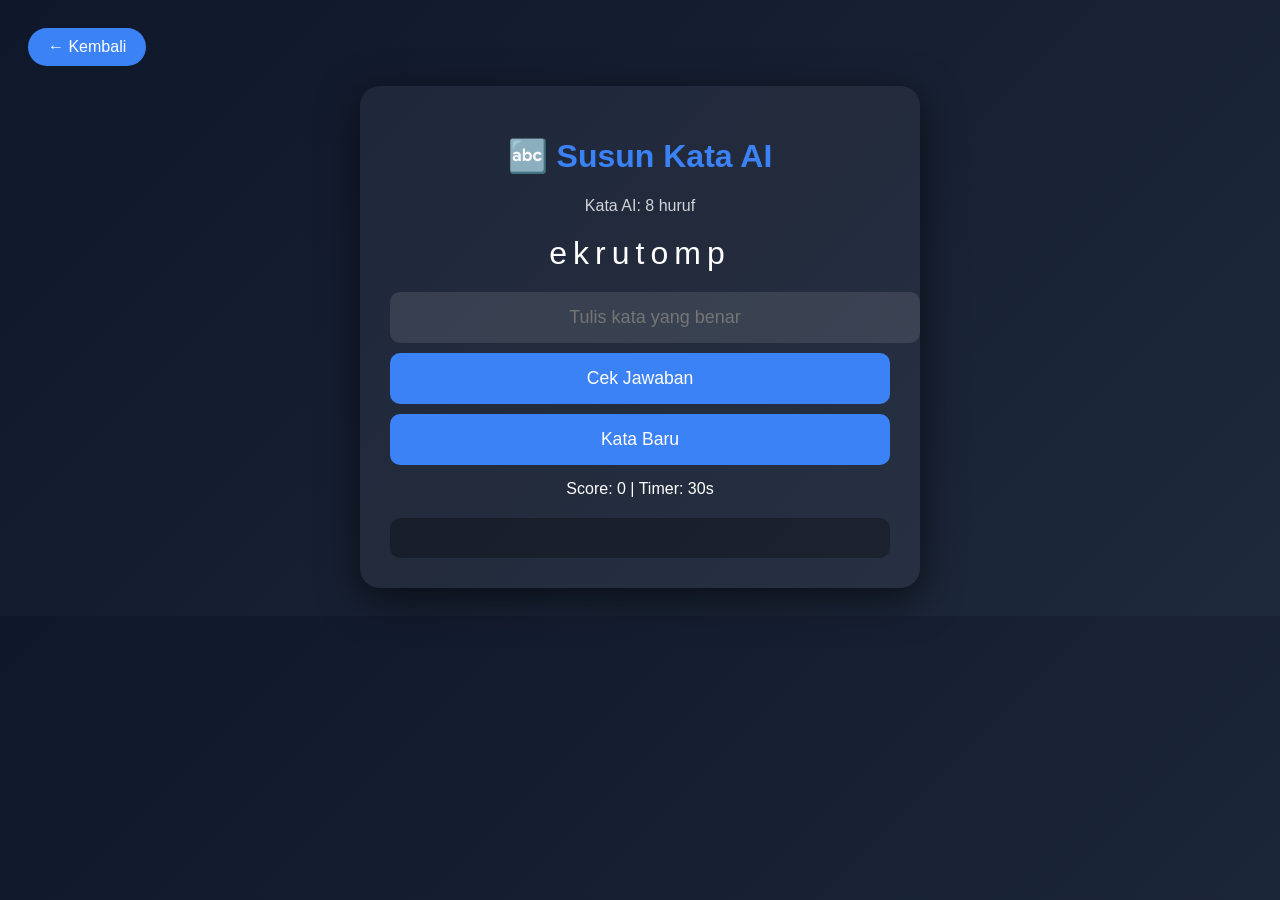
<file: games/susun-kata/index.html>
<!DOCTYPE html>
<html lang="id">
<head>
    <meta charset="UTF-8">
    <meta name="viewport" content="width=device-width, initial-scale=1.0">
    <title>Susun Kata AI - WEB NUU V-1🦉</title>
    
    <style>
        body {
            background: linear-gradient(135deg, #0f172a, #1e293b);
            color: white;
            font-family: 'Segoe UI', sans-serif;
            padding: 20px;
        }
        
        .container {
            max-width: 500px;
            margin: auto;
            background: rgba(255,255,255,0.05);
            padding: 30px;
            border-radius: 20px;
            box-shadow: 0 10px 40px rgba(0,0,0,0.6);
        }
        
        h1 {
            text-align: center;
            color: #3b82f6;
        }
        
        .scramble {
            font-size: 32px;
            letter-spacing: 6px;
            text-align: center;
            margin: 20px 0;
        }
        
        .category {
            text-align: center;
            opacity: 0.8;
        }
        
        input {
            width: 100%;
            padding: 15px;
            border-radius: 10px;
            border: none;
            background: rgba(255,255,255,0.1);
            color: white;
            text-align: center;
            font-size: 18px;
        }
        
        button {
            width: 100%;
            padding: 15px;
            margin-top: 10px;
            background: #3b82f6;
            border: none;
            border-radius: 10px;
            color: white;
            font-size: 1.1em;
            cursor: pointer;
        }
        
        button:hover {
            background: #2563eb;
        }
        
        .result {
            margin-top: 20px;
            padding: 20px;
            background: rgba(0,0,0,0.3);
            border-radius: 10px;
            text-align: center;
            font-size: 1.2em;
        }
        
        .stats {
            text-align: center;
            margin-top: 15px;
        }
        
        .back {
            margin-bottom: 20px;
        }
        
        .back a {
            color: white;
            text-decoration: none;
            padding: 10px 20px;
            background: #3b82f6;
            border-radius: 50px;
            display: inline-block;
        }
        
        .back a:hover {
            background: #2563eb;
        }
    </style>
</head>
<body>
    <div class="back">
        <a href="../../">← Kembali</a>
    </div>
    
    <div class="container">
        <h1>🔤 Susun Kata AI</h1>
        
        <div class="category" id="category">Mengambil kata dari AI...</div>
        
        <div class="scramble" id="scramble">...</div>
        
        <input type="text" id="answer" placeholder="Tulis kata yang benar">
        
        <button onclick="cek()">Cek Jawaban</button>
        <button onclick="nextWord()">Kata Baru</button>
        
        <div class="stats">
            Score: <span id="score">0</span> |
            Timer: <span id="timer">30</span>s
        </div>
        
        <div class="result" id="result"></div>
    </div>
    
    <script>
        // GROQ API KEY - SUDAH TERISI
        const API_KEY = "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";
        
        let word = "";
        let scramble = "";
        let score = 0;
        let time = 30;
        let timer;
        
        function shuffle(w) {
            return w.split("").sort(() => Math.random() - 0.5).join("");
        }
        
        async function getAIWord() {
            try {
                let res = await fetch("https://api.groq.com/openai/v1/chat/completions", {
                    method: "POST",
                    headers: {
                        "Content-Type": "application/json",
                        "Authorization": "Bearer " + API_KEY
                    },
                    body: JSON.stringify({
                        model: "llama3-70b-8192",
                        messages: [
                            {
                                role: "user",
                                content: "berikan satu kata bahasa indonesia acak untuk game susun kata tanpa kalimat lain"
                            }
                        ]
                    })
                });
                
                let data = await res.json();
                
                if (data.choices && data.choices[0]) {
                    let aiWord = data.choices[0].message.content.trim().toLowerCase();
                    return aiWord.replace(/[^a-zA-Z]/g, "");
                } else {
                    console.log("Error response:", data);
                    return "komputer";
                }
                
            } catch(e) {
                console.log("Error fetching from Groq:", e);
                return "komputer";
            }
        }
        
        function startTimer() {
            clearInterval(timer);
            time = 30;
            document.getElementById("timer").innerText = time;
            
            timer = setInterval(() => {
                time--;
                document.getElementById("timer").innerText = time;
                
                if (time <= 0) {
                    document.getElementById("result").innerHTML = "⏰ Waktu habis! Jawaban: " + word;
                    nextWord();
                }
            }, 1000);
        }
        
        async function nextWord() {
            document.getElementById("scramble").innerText = "...";
            document.getElementById("category").innerText = "Mengambil kata dari AI...";
            
            word = await getAIWord();
            scramble = shuffle(word);
            
            document.getElementById("scramble").innerText = scramble;
            document.getElementById("category").innerText = `Kata AI: ${word.length} huruf`;
            document.getElementById("answer").value = "";
            document.getElementById("result").innerHTML = "";
            
            startTimer();
        }
        
        function cek() {
            let ans = document.getElementById("answer").value.toLowerCase();
            
            if (ans === word) {
                score++;
                document.getElementById("score").innerText = score;
                document.getElementById("result").innerHTML = "✅ Benar!";
                nextWord();
            } else {
                document.getElementById("result").innerHTML = "❌ Salah!";
            }
        }
        
        // Mulai game saat halaman dimuat
        nextWord();
    </script>
</body>
</html>
</file>
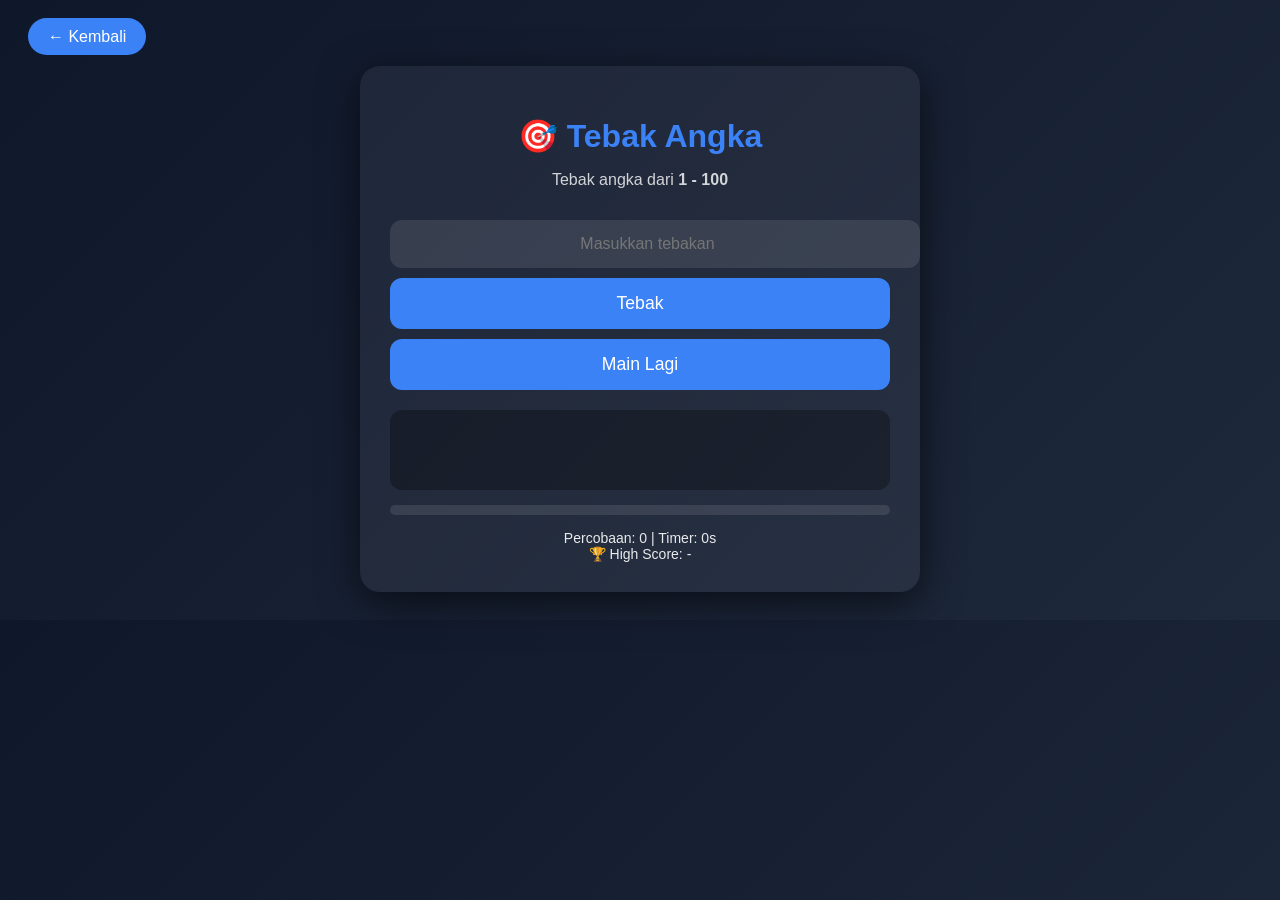
<file: games/tebak-angka/index.html>
<!DOCTYPE html>
<html lang="id">
<head>
<meta charset="UTF-8">
<meta name="viewport" content="width=device-width, initial-scale=1.0">
<title>Tebak Angka - WEB NUU V-1🦉</title>

<style>

body{
background: linear-gradient(135deg,#0f172a,#1e293b);
color:white;
font-family:'Segoe UI',sans-serif;
padding:20px;
}

.container{
max-width:500px;
margin:auto;
background:rgba(255,255,255,0.05);
padding:30px;
border-radius:20px;
box-shadow:0 10px 40px rgba(0,0,0,0.6);
animation:fade 0.6s ease;
}

@keyframes fade{
from{opacity:0; transform:translateY(20px);}
to{opacity:1; transform:translateY(0);}
}

h1{
text-align:center;
color:#3b82f6;
margin-bottom:10px;
}

p{
text-align:center;
opacity:0.8;
}

input{
width:100%;
padding:15px;
margin-top:15px;
border-radius:12px;
border:none;
background:rgba(255,255,255,0.1);
color:white;
font-size:16px;
text-align:center;
}

button{
width:100%;
padding:15px;
margin-top:10px;
background:#3b82f6;
border:none;
border-radius:12px;
color:white;
font-size:1.1em;
cursor:pointer;
transition:0.2s;
}

button:hover{
background:#2563eb;
transform:scale(1.03);
}

.result{
margin-top:20px;
padding:20px;
background:rgba(0,0,0,0.3);
border-radius:12px;
text-align:center;
font-size:1.3em;
min-height:40px;
}

.stats{
margin-top:15px;
text-align:center;
font-size:14px;
opacity:0.9;
}

.progress{
height:10px;
background:rgba(255,255,255,0.1);
border-radius:20px;
margin-top:15px;
overflow:hidden;
}

.bar{
height:100%;
width:0%;
background:#22c55e;
transition:0.5s;
}

.win{
animation:glow 1s infinite alternate;
}

@keyframes glow{
from{box-shadow:0 0 10px #22c55e;}
to{box-shadow:0 0 30px #22c55e;}
}

.back{
margin-bottom:20px;
}

.back a{
color:white;
text-decoration:none;
padding:10px 20px;
background:#3b82f6;
border-radius:50px;
}

</style>
</head>

<body>

<div class="back">
<a href="../../">← Kembali</a>
</div>

<div class="container" id="game">

<h1>🎯 Tebak Angka</h1>
<p>Tebak angka dari <b>1 - 100</b></p>

<input type="number" id="guess" placeholder="Masukkan tebakan">

<button onclick="cek()">Tebak</button>
<button onclick="resetGame()">Main Lagi</button>

<div class="result" id="result"></div>

<div class="progress">
<div class="bar" id="bar"></div>
</div>

<div class="stats">
Percobaan: <span id="attempt">0</span> |
Timer: <span id="timer">0</span>s <br>
🏆 High Score: <span id="best">-</span>
</div>

</div>

<script>

let angka = Math.floor(Math.random()*100)+1
let percobaan = 0
let timer = 0

let best = localStorage.getItem("bestScore")
if(best) document.getElementById("best").innerText = best

setInterval(()=>{
timer++
document.getElementById("timer").innerText = timer
},1000)

function cek(){

let tebakan = Number(document.getElementById("guess").value)
let result = document.getElementById("result")

if(!tebakan){
result.innerHTML="Masukkan angka dulu!"
return
}

if(tebakan < 1 || tebakan > 100){
result.innerHTML="Angka harus 1 - 100"
return
}

percobaan++
document.getElementById("attempt").innerText = percobaan

let jarak = Math.abs(angka - tebakan)
let progress = Math.max(0,100 - jarak)

document.getElementById("bar").style.width = progress+"%"

if(tebakan < angka){
result.innerHTML="⬆️ Terlalu kecil"
}

else if(tebakan > angka){
result.innerHTML="⬇️ Terlalu besar"
}

else{

result.innerHTML="🎉 BENAR! Kamu menang!"

document.getElementById("game").classList.add("win")

let bestScore = localStorage.getItem("bestScore")

if(!bestScore || percobaan < bestScore){
localStorage.setItem("bestScore", percobaan)
document.getElementById("best").innerText = percobaan
}

}

}

function resetGame(){

angka = Math.floor(Math.random()*100)+1
percobaan = 0
timer = 0

document.getElementById("attempt").innerText=0
document.getElementById("timer").innerText=0
document.getElementById("bar").style.width="0%"
document.getElementById("result").innerHTML=""
document.getElementById("guess").value=""

document.getElementById("game").classList.remove("win")

}

</script>

</body>
</html>
</file>
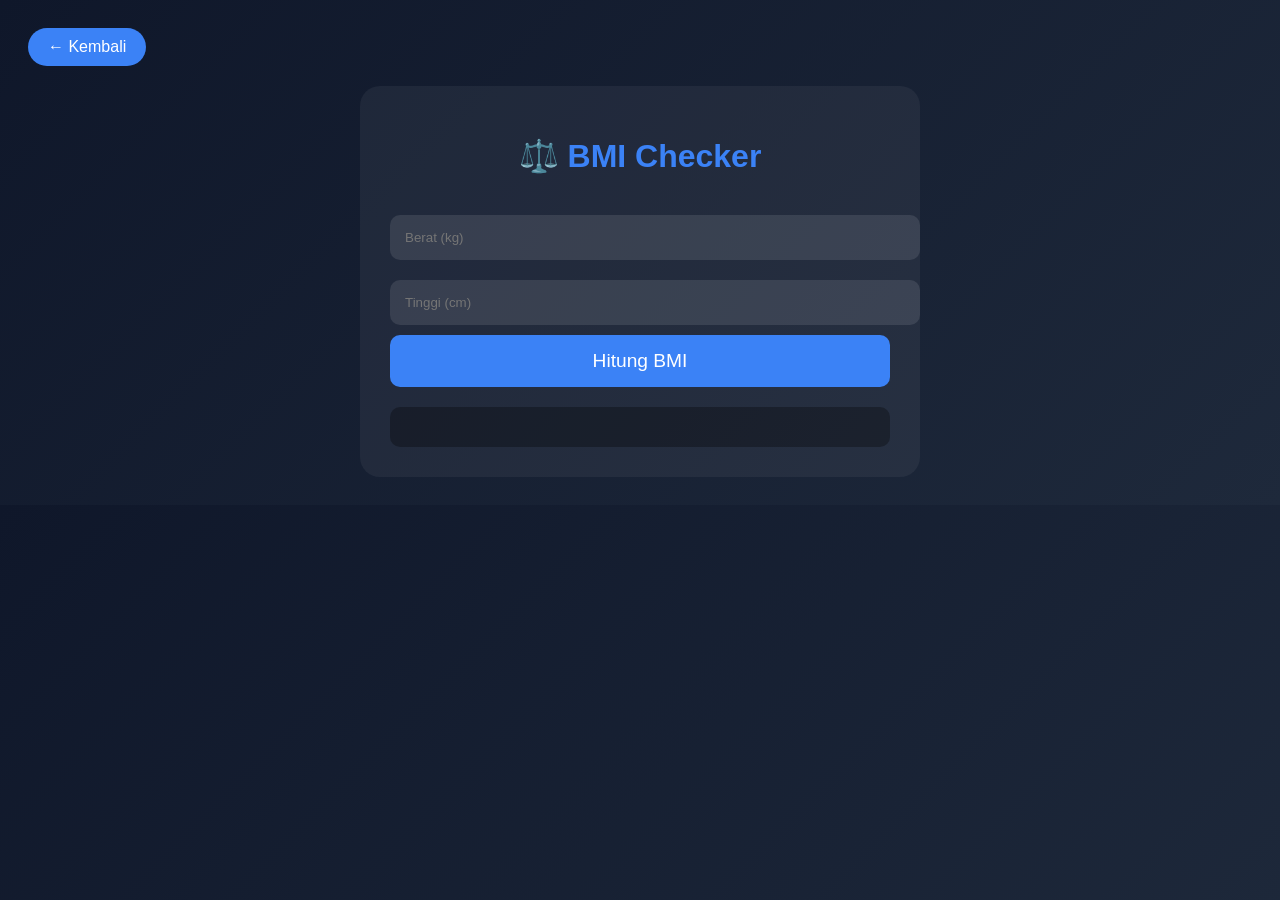
<file: tools/bmi/index.html>
<!DOCTYPE html>
<html lang="id">
<head>
    <meta charset="UTF-8">
    <meta name="viewport" content="width=device-width, initial-scale=1.0">
    <title>BMI Checker - WEB NUU V-1🦉</title>
    <style>
        body { background: linear-gradient(135deg, #0f172a, #1e293b); color: white; font-family: 'Segoe UI', sans-serif; padding: 20px; }
        .container { max-width: 500px; margin: 0 auto; background: rgba(255,255,255,0.05); padding: 30px; border-radius: 20px; }
        h1 { color: #3b82f6; text-align: center; margin-bottom: 30px; }
        input { width: 100%; padding: 15px; margin: 10px 0; border-radius: 10px; border: none; background: rgba(255,255,255,0.1); color: white; }
        button { width: 100%; padding: 15px; background: #3b82f6; color: white; border: none; border-radius: 10px; cursor: pointer; font-size: 1.2em; }
        .result { margin-top: 20px; padding: 20px; background: rgba(0,0,0,0.3); border-radius: 10px; text-align: center; font-size: 1.3em; }
        .back { margin-bottom: 20px; }
        .back a { color: white; text-decoration: none; padding: 10px 20px; background: #3b82f6; border-radius: 50px; display: inline-block; }
    </style>
</head>
<body>
    <div class="back"><a href="../../">← Kembali</a></div>
    <div class="container">
        <h1>⚖️ BMI Checker</h1>
        <input type="number" id="berat" placeholder="Berat (kg)" step="0.1">
        <input type="number" id="tinggi" placeholder="Tinggi (cm)" step="0.1">
        <button onclick="hitungBMI()">Hitung BMI</button>
        <div class="result" id="result"></div>
    </div>
    <script>
        function hitungBMI() {
            let berat = parseFloat(document.getElementById('berat').value);
            let tinggi = parseFloat(document.getElementById('tinggi').value) / 100;
            if(!berat || !tinggi) { document.getElementById('result').innerHTML = 'Masukkan berat dan tinggi!'; return; }
            let bmi = berat / (tinggi * tinggi);
            let kategori = '';
            if(bmi < 18.5) kategori = 'Kurus';
            else if(bmi < 25) kategori = 'Normal';
            else if(bmi < 30) kategori = 'Gemuk';
            else kategori = 'Obesitas';
            document.getElementById('result').innerHTML = `BMI: ${bmi.toFixed(1)}<br>Kategori: ${kategori}`;
        }
    </script>
</body>
</html>
</file>
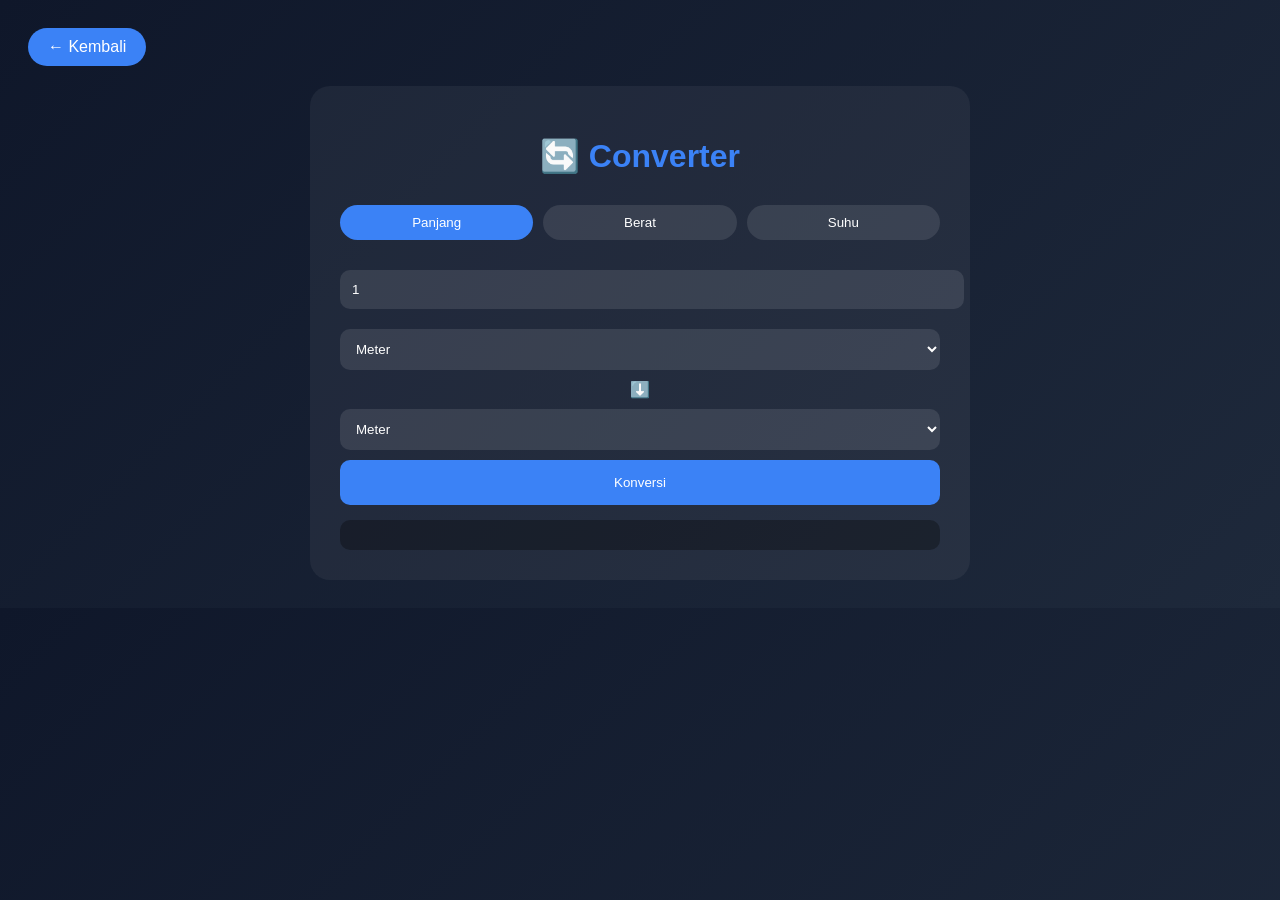
<file: tools/converter/index.html>
<!DOCTYPE html>
<html lang="id">
<head>
    <meta charset="UTF-8">
    <meta name="viewport" content="width=device-width, initial-scale=1.0">
    <title>Converter - WEB NUU V-1🦉</title>
    <style>
        body { background: linear-gradient(135deg, #0f172a, #1e293b); color: white; font-family: 'Segoe UI', sans-serif; padding: 20px; }
        .container { max-width: 600px; margin: 0 auto; background: rgba(255,255,255,0.05); padding: 30px; border-radius: 20px; }
        h1 { color: #3b82f6; text-align: center; margin-bottom: 30px; }
        .tab { display: flex; gap: 10px; margin-bottom: 20px; }
        .tab button { flex: 1; padding: 10px; border: none; border-radius: 50px; background: rgba(255,255,255,0.1); color: white; cursor: pointer; }
        .tab button.active { background: #3b82f6; }
        .converter { display: none; }
        .converter.active { display: block; }
        input, select { width: 100%; padding: 12px; margin: 10px 0; border-radius: 10px; border: none; background: rgba(255,255,255,0.1); color: white; }
        button { width: 100%; padding: 15px; background: #3b82f6; color: white; border: none; border-radius: 10px; cursor: pointer; }
        .result { margin-top: 15px; padding: 15px; background: rgba(0,0,0,0.3); border-radius: 10px; text-align: center; }
        .back { margin-bottom: 20px; }
        .back a { color: white; text-decoration: none; padding: 10px 20px; background: #3b82f6; border-radius: 50px; display: inline-block; }
    </style>
</head>
<body>
    <div class="back"><a href="../../">← Kembali</a></div>
    <div class="container">
        <h1>🔄 Converter</h1>
        
        <div class="tab">
            <button class="active" onclick="showTab('panjang')">Panjang</button>
            <button onclick="showTab('berat')">Berat</button>
            <button onclick="showTab('suhu')">Suhu</button>
        </div>
        
        <!-- Panjang -->
        <div id="panjang" class="converter active">
            <input type="number" id="panjangNilai" value="1">
            <select id="panjangDari">
                <option value="km">Kilometer</option>
                <option value="m" selected>Meter</option>
                <option value="cm">Centimeter</option>
                <option value="mm">Milimeter</option>
            </select>
            <span style="display:block; text-align:center;">⬇️</span>
            <select id="panjangKe">
                <option value="m">Meter</option>
                <option value="km">Kilometer</option>
                <option value="cm">Centimeter</option>
                <option value="mm">Milimeter</option>
            </select>
            <button onclick="konversiPanjang()">Konversi</button>
            <div class="result" id="panjangResult"></div>
        </div>
        
        <!-- Berat -->
        <div id="berat" class="converter">
            <input type="number" id="beratNilai" value="1">
            <select id="beratDari">
                <option value="kg">Kilogram</option>
                <option value="g" selected>Gram</option>
                <option value="mg">Miligram</option>
                <option value="lb">Pound</option>
            </select>
            <span>⬇️</span>
            <select id="beratKe">
                <option value="g">Gram</option>
                <option value="kg">Kilogram</option>
                <option value="mg">Miligram</option>
                <option value="lb">Pound</option>
            </select>
            <button onclick="konversiBerat()">Konversi</button>
            <div class="result" id="beratResult"></div>
        </div>
        
        <!-- Suhu -->
        <div id="suhu" class="converter">
            <input type="number" id="suhuNilai" value="0">
            <select id="suhuDari">
                <option value="c" selected>Celsius</option>
                <option value="f">Fahrenheit</option>
                <option value="k">Kelvin</option>
            </select>
            <span>⬇️</span>
            <select id="suhuKe">
                <option value="f">Fahrenheit</option>
                <option value="c">Celsius</option>
                <option value="k">Kelvin</option>
            </select>
            <button onclick="konversiSuhu()">Konversi</button>
            <div class="result" id="suhuResult"></div>
        </div>
    </div>
    
    <script>
        function showTab(tab) {
            document.querySelectorAll('.tab button').forEach(btn => btn.classList.remove('active'));
            document.querySelectorAll('.converter').forEach(con => con.classList.remove('active'));
            event.target.classList.add('active');
            document.getElementById(tab).classList.add('active');
        }
        
        function konversiPanjang() {
            let n = parseFloat(document.getElementById('panjangNilai').value) || 0;
            let dari = document.getElementById('panjangDari').value;
            let ke = document.getElementById('panjangKe').value;
            let konv = { km: 1000, m: 1, cm: 0.01, mm: 0.001 };
            let hasil = n * konv[dari] / konv[ke];
            document.getElementById('panjangResult').innerHTML = `${n} ${dari} = ${hasil} ${ke}`;
        }
        
        function konversiBerat() {
            let n = parseFloat(document.getElementById('beratNilai').value) || 0;
            let dari = document.getElementById('beratDari').value;
            let ke = document.getElementById('beratKe').value;
            let konv = { kg: 1000, g: 1, mg: 0.001, lb: 453.592 };
            let hasil = n * konv[dari] / konv[ke];
            document.getElementById('beratResult').innerHTML = `${n} ${dari} = ${hasil.toFixed(2)} ${ke}`;
        }
        
        function konversiSuhu() {
            let n = parseFloat(document.getElementById('suhuNilai').value) || 0;
            let dari = document.getElementById('suhuDari').value;
            let ke = document.getElementById('suhuKe').value;
            let celsius = dari === 'c' ? n : dari === 'f' ? (n-32)*5/9 : n-273.15;
            let hasil = ke === 'c' ? celsius : ke === 'f' ? celsius*9/5+32 : celsius+273.15;
            document.getElementById('suhuResult').innerHTML = `${n}°${dari.toUpperCase()} = ${hasil.toFixed(2)}°${ke.toUpperCase()}`;
        }
    </script>
</body>
</html>
</file>
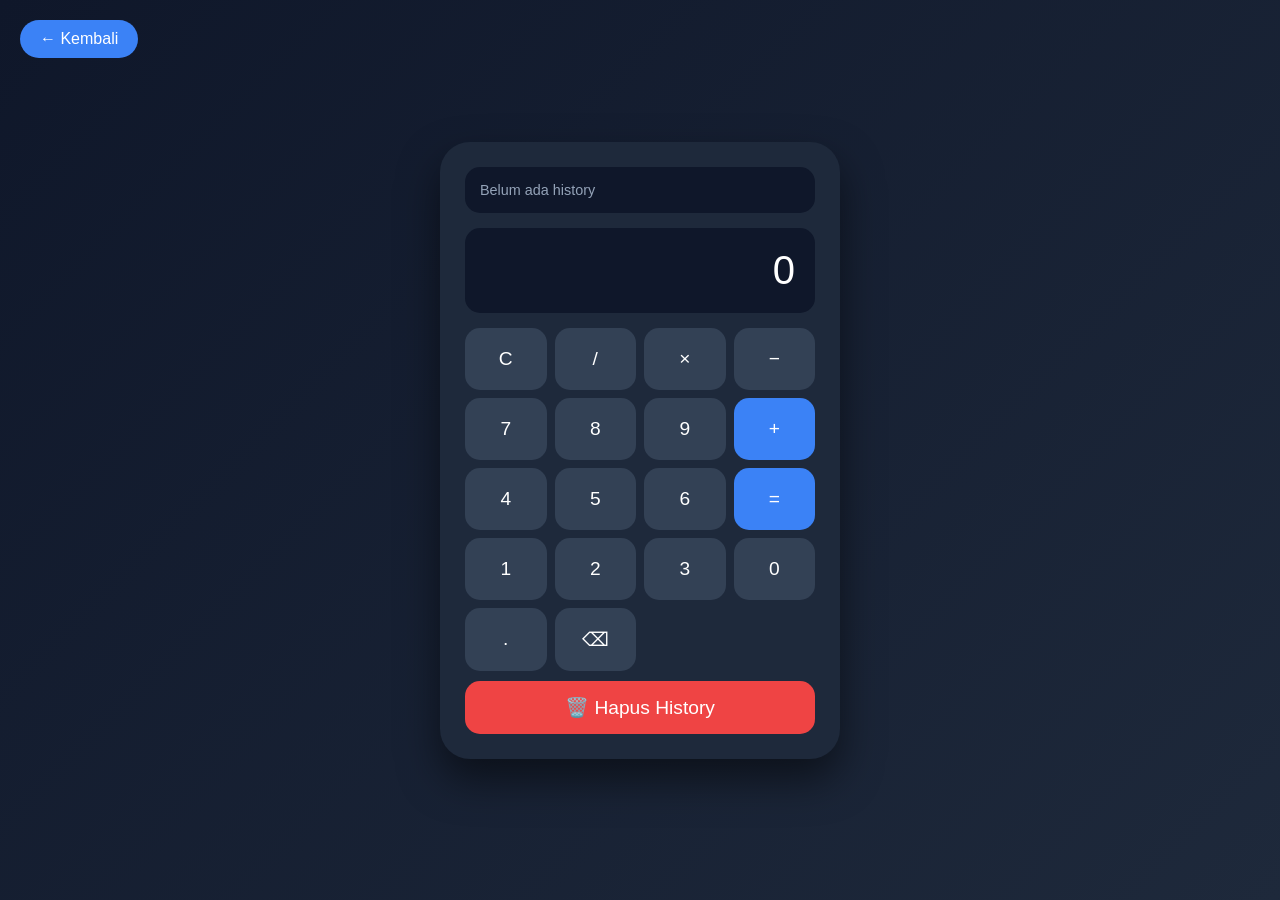
<file: tools/kalkulator/index.html>
<!DOCTYPE html>
<html lang="id">
<head>
    <meta charset="UTF-8">
    <meta name="viewport" content="width=device-width, initial-scale=1.0">
    <title>Kalkulator Pro - WEB NUU V-1🦉</title>
    <style>
        * { margin:0; padding:0; box-sizing:border-box; font-family:'Segoe UI',sans-serif; }
        body { background:linear-gradient(135deg,#0f172a,#1e293b); color:white; min-height:100vh; display:flex; justify-content:center; align-items:center; padding:20px; }
        .calc { background:#1e293b; border-radius:30px; padding:25px; width:400px; box-shadow:0 20px 40px rgba(0,0,0,0.5); }
        .history { background:#0f172a; border-radius:15px; padding:15px; margin-bottom:15px; max-height:150px; overflow-y:auto; font-size:0.9em; color:#94a3b8; }
        .display { background:#0f172a; border-radius:15px; padding:20px; margin-bottom:15px; text-align:right; font-size:2.5em; min-height:80px; }
        .buttons { display:grid; grid-template-columns:repeat(4,1fr); gap:8px; }
        button { padding:20px; border:none; border-radius:15px; background:#334155; color:white; font-size:1.2em; cursor:pointer; transition:all 0.2s; }
        button:hover { background:#3b82f6; transform:scale(0.95); }
        .operator { background:#3b82f6; }
        .clear-history { background:#ef4444; margin-top:10px; width:100%; padding:15px; }
        .back a { color:white; text-decoration:none; padding:10px 20px; background:#3b82f6; border-radius:50px; position:absolute; top:20px; left:20px; }
    </style>
</head>
<body>
    <div class="back"><a href="../../">← Kembali</a></div>
    
    <div class="calc">
        <div class="history" id="history"></div>
        <div class="display" id="display">0</div>
        
        <div class="buttons">
            <button onclick="clearDisplay()">C</button>
            <button onclick="append('/')">/</button>
            <button onclick="append('*')">×</button>
            <button onclick="append('-')">−</button>
            <button onclick="append('7')">7</button>
            <button onclick="append('8')">8</button>
            <button onclick="append('9')">9</button>
            <button class="operator" onclick="append('+')">+</button>
            <button onclick="append('4')">4</button>
            <button onclick="append('5')">5</button>
            <button onclick="append('6')">6</button>
            <button class="operator" onclick="calculate()">=</button>
            <button onclick="append('1')">1</button>
            <button onclick="append('2')">2</button>
            <button onclick="append('3')">3</button>
            <button onclick="append('0')">0</button>
            <button onclick="append('.')">.</button>
            <button onclick="del()">⌫</button>
        </div>
        
        <button class="clear-history" onclick="clearHistory()">🗑️ Hapus History</button>
    </div>

    <script>
        let history = JSON.parse(localStorage.getItem('calcHistory')) || [];
        updateHistory();
        
        function append(val) {
            let d = document.getElementById('display');
            d.innerText = d.innerText === '0' && val !== '.' ? val : d.innerText + val;
        }
        
        function clearDisplay() {
            document.getElementById('display').innerText = '0';
        }
        
        function del() {
            let d = document.getElementById('display');
            d.innerText = d.innerText.slice(0, -1) || '0';
        }
        
        function calculate() {
            try {
                let expr = document.getElementById('display').innerText.replace(/×/g, '*');
                let result = eval(expr);
                
                history.unshift(document.getElementById('display').innerText + ' = ' + result);
                if (history.length > 10) history.pop();
                
                localStorage.setItem('calcHistory', JSON.stringify(history));
                updateHistory();
                
                document.getElementById('display').innerText = result;
            } catch {
                document.getElementById('display').innerText = 'Error';
            }
        }
        
        function updateHistory() {
            let html = '';
            history.forEach(h => html += '<div>' + h + '</div>');
            document.getElementById('history').innerHTML = html || '<div>Belum ada history</div>';
        }
        
        function clearHistory() {
            history = [];
            localStorage.removeItem('calcHistory');
            updateHistory();
        }
    </script>
</body>
</html>
</file>
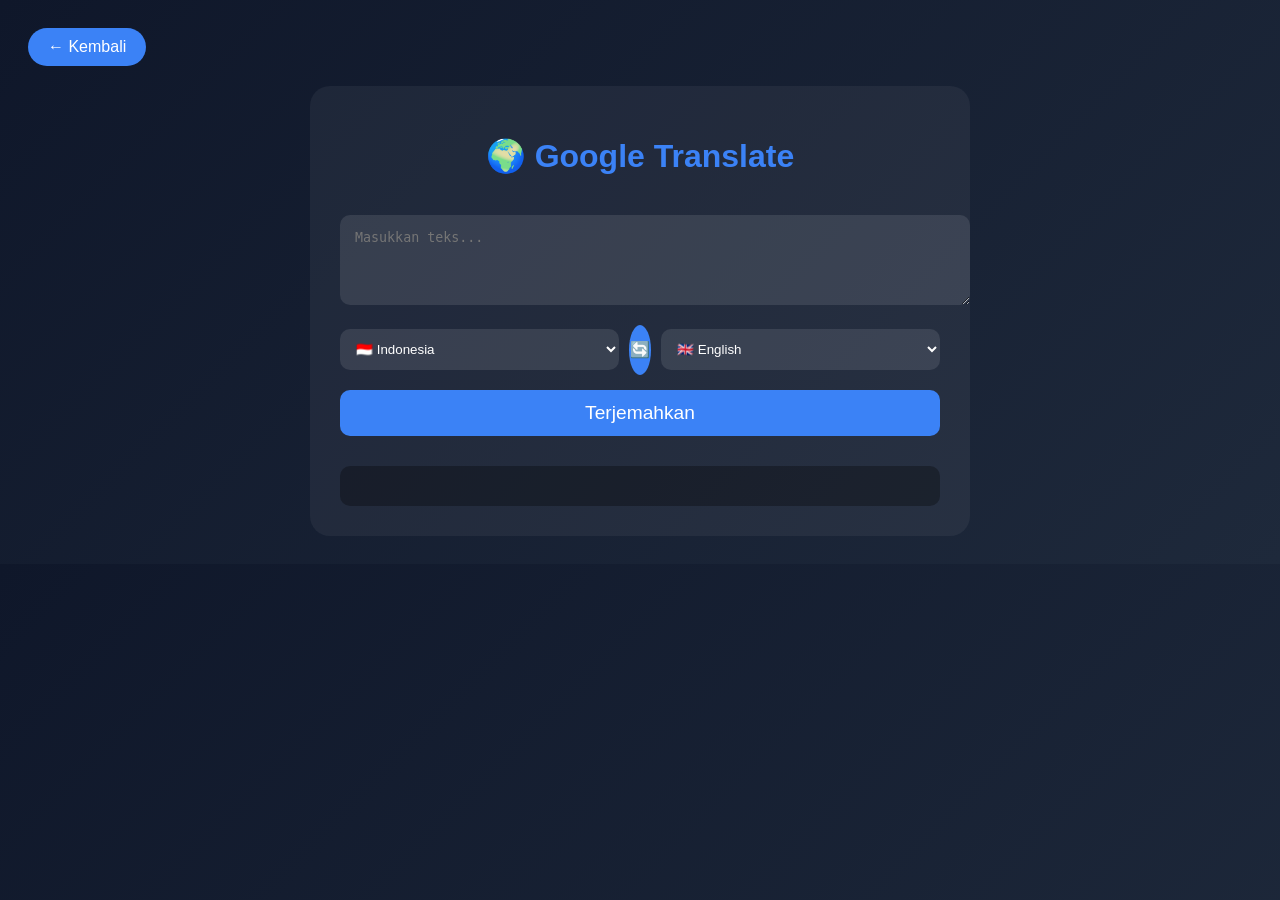
<file: tools/translate/index.html>
<!DOCTYPE html>
<html lang="id">
<head>
    <meta charset="UTF-8">
    <meta name="viewport" content="width=device-width, initial-scale=1.0">
    <title>Translate - WEB NUU V-1🦉</title>
    <style>
        body { background: linear-gradient(135deg, #0f172a, #1e293b); color: white; font-family: 'Segoe UI', sans-serif; padding: 20px; }
        .container { max-width: 600px; margin: 0 auto; background: rgba(255,255,255,0.05); padding: 30px; border-radius: 20px; }
        h1 { color: #3b82f6; text-align: center; margin-bottom: 30px; }
        textarea { width: 100%; padding: 15px; border-radius: 10px; border: none; background: rgba(255,255,255,0.1); color: white; margin: 10px 0; resize: vertical; }
        select, button { width: 100%; padding: 12px; margin: 10px 0; border-radius: 10px; border: none; background: rgba(255,255,255,0.1); color: white; }
        button { background: #3b82f6; cursor: pointer; font-size: 1.2em; }
        .lang-row { display: flex; gap: 10px; align-items: center; }
        .swap-btn { width: 50px; height: 50px; border-radius: 50%; background: #3b82f6; display: flex; align-items: center; justify-content: center; cursor: pointer; }
        .result { margin-top: 20px; padding: 20px; background: rgba(0,0,0,0.3); border-radius: 10px; }
        .back { margin-bottom: 20px; }
        .back a { color: white; text-decoration: none; padding: 10px 20px; background: #3b82f6; border-radius: 50px; display: inline-block; }
    </style>
</head>
<body>
    <div class="back"><a href="../../">← Kembali</a></div>
    <div class="container">
        <h1>🌍 Google Translate</h1>
        <textarea id="sourceText" placeholder="Masukkan teks..." rows="4"></textarea>
        
        <div class="lang-row">
            <select id="fromLang">
                <option value="id">🇮🇩 Indonesia</option>
                <option value="en">🇬🇧 English</option>
                <option value="ja">🇯🇵 Japanese</option>
                <option value="ko">🇰🇷 Korean</option>
                <option value="zh">🇨🇳 Chinese</option>
            </select>
            <div class="swap-btn" onclick="swapLang()">🔄</div>
            <select id="toLang">
                <option value="en">🇬🇧 English</option>
                <option value="id">🇮🇩 Indonesia</option>
                <option value="ja">🇯🇵 Japanese</option>
                <option value="ko">🇰🇷 Korean</option>
                <option value="zh">🇨🇳 Chinese</option>
            </select>
        </div>
        
        <button onclick="translateText()">Terjemahkan</button>
        <div class="result" id="result"></div>
    </div>
    
    <script>
        async function translateText() {
            let text = document.getElementById('sourceText').value;
            let from = document.getElementById('fromLang').value;
            let to = document.getElementById('toLang').value;
            if(!text) return;
            document.getElementById('result').innerHTML = '⏳ Menerjemahkan...';
            try {
                let res = await fetch(`https://translate.googleapis.com/translate_a/single?client=gtx&sl=${from}&tl=${to}&dt=t&q=${encodeURIComponent(text)}`);
                let data = await res.json();
                document.getElementById('result').innerHTML = data[0][0][0];
            } catch { document.getElementById('result').innerHTML = '❌ Gagal'; }
        }
        
        function swapLang() {
            let from = document.getElementById('fromLang');
            let to = document.getElementById('toLang');
            [from.value, to.value] = [to.value, from.value];
        }
    </script>
</body>
</html>
</file>
<file: assets/css/style.css>
* {
    margin: 0;
    padding: 0;
    box-sizing: border-box;
    font-family: 'Inter', -apple-system, BlinkMacSystemFont, 'Segoe UI', Roboto, Oxygen, Ubuntu, Cantarell, sans-serif;
}

:root {
    --bg: #0a0f1e;
    --bg-card: #1f2937;
    --text: #ffffff;
    --text-secondary: #9ca3af;
    --accent: #3b82f6;
    --accent-hover: #2563eb;
    --danger: #ef4444;
    --success: #22c55e;
    --border: #374151;
}

body {
    background: var(--bg);
    color: var(--text);
    min-height: 100vh;
    font-size: 16px;
}

.container {
    max-width: 1400px;
    margin: 0 auto;
    padding: 20px;
}

/* ===== NAVBAR PREMIUM ===== */
.navbar {
    display: flex;
    justify-content: space-between;
    align-items: center;
    padding: 1rem 2rem;
    background: var(--bg-card);
    border-radius: 100px;
    margin-bottom: 2rem;
    border: 1px solid var(--border);
    box-shadow: 0 10px 30px -10px rgba(0,0,0,0.5);
}

.logo {
    font-size: 1.8rem;
    font-weight: 800;
    background: linear-gradient(135deg, #3b82f6, #8b5cf6);
    -webkit-background-clip: text;
    -webkit-text-fill-color: transparent;
}

.nav-links {
    display: flex;
    gap: 0.5rem;
}

.nav-link {
    padding: 0.5rem 1.2rem;
    border-radius: 50px;
    color: var(--text-secondary);
    text-decoration: none;
    transition: 0.3s;
}

.nav-link:hover,
.nav-link.active {
    background: var(--accent);
    color: white;
}

/* ===== HERO SECTION ===== */
.hero {
    text-align: center;
    padding: 4rem 2rem;
    background: linear-gradient(135deg, rgba(59,130,246,0.1), rgba(139,92,246,0.1));
    border-radius: 50px;
    margin-bottom: 3rem;
    border: 1px solid var(--border);
}

.hero h1 {
    font-size: 4rem;
    font-weight: 800;
    background: linear-gradient(135deg, #3b82f6, #8b5cf6);
    -webkit-background-clip: text;
    -webkit-text-fill-color: transparent;
    margin-bottom: 1rem;
    animation: glow 3s infinite;
}

@keyframes glow {
    0%,100% { filter: drop-shadow(0 0 20px rgba(59,130,246,0.5)); }
    50% { filter: drop-shadow(0 0 40px rgba(59,130,246,0.8)); }
}

.hero p {
    font-size: 1.3rem;
    color: var(--text-secondary);
}

/* ===== SECTION ===== */
.section {
    margin-bottom: 4rem;
}

.section-title {
    font-size: 2rem;
    font-weight: 700;
    color: var(--text);
    margin-bottom: 2rem;
    display: flex;
    align-items: center;
    gap: 1rem;
}

.section-title i {
    color: var(--accent);
    font-size: 2rem;
}

/* ===== CARD GRID ===== */
.card-grid {
    display: grid;
    grid-template-columns: repeat(auto-fit, minmax(280px, 1fr));
    gap: 1.5rem;
}

.card {
    background: var(--bg-card);
    border-radius: 30px;
    padding: 2rem 1.5rem;
    text-decoration: none;
    color: var(--text);
    transition: 0.3s;
    border: 1px solid var(--border);
    position: relative;
    overflow: hidden;
}

.card::before {
    content: '';
    position: absolute;
    top: -50%;
    left: -50%;
    width: 200%;
    height: 200%;
    background: linear-gradient(45deg, transparent, rgba(255,255,255,0.1), transparent);
    transform: rotate(45deg);
    transition: 0.5s;
    opacity: 0;
}

.card:hover::before {
    opacity: 1;
    top: -100%;
    left: -100%;
}

.card:hover {
    transform: translateY(-5px);
    background: linear-gradient(135deg, rgba(59,130,246,0.2), rgba(139,92,246,0.2));
    border-color: var(--accent);
    box-shadow: 0 20px 30px rgba(59,130,246,0.3);
}

.card i {
    font-size: 2.5rem;
    color: var(--accent);
    margin-bottom: 1rem;
}

.card h3 {
    font-size: 1.3rem;
    margin-bottom: 0.5rem;
}

.card p {
    color: var(--text-secondary);
    font-size: 0.9rem;
}

/* ===== MUSIC PLAYER PREMIUM ===== */
.music-player {
    position: fixed;
    bottom: 20px;
    right: 20px;
    width: 350px;
    background: var(--bg-card);
    border-radius: 20px;
    border: 1px solid var(--border);
    box-shadow: 0 10px 40px rgba(0,0,0,0.5);
    z-index: 9999;
    overflow: hidden;
}

.player-header {
    display: flex;
    justify-content: space-between;
    align-items: center;
    padding: 15px 20px;
    background: rgba(0,0,0,0.3);
    border-bottom: 1px solid var(--border);
}

.player-header span {
    font-weight: 600;
    color: var(--accent);
}

.player-header button {
    background: none;
    border: none;
    color: white;
    font-size: 1.2rem;
    cursor: pointer;
    width: 30px;
    height: 30px;
    border-radius: 50%;
    transition: 0.3s;
}

.player-header button:hover {
    background: rgba(255,255,255,0.1);
}

.player-body {
    padding: 20px;
    transition: 0.3s;
}

.player-body.collapsed {
    max-height: 0;
    padding: 0 20px;
    overflow: hidden;
}

#musicPlayer {
    width: 100%;
    height: 180px;
    border-radius: 12px;
    overflow: hidden;
    margin-bottom: 15px;
}

.player-controls {
    display: flex;
    justify-content: center;
    gap: 15px;
    margin: 15px 0;
}

.player-controls button {
    width: 45px;
    height: 45px;
    border-radius: 50%;
    background: var(--accent);
    border: none;
    color: white;
    font-size: 1.1rem;
    cursor: pointer;
    transition: 0.3s;
    display: flex;
    align-items: center;
    justify-content: center;
}

.player-controls button:hover {
    transform: scale(1.1);
    background: var(--accent-hover);
}

.playlist {
    max-height: 200px;
    overflow-y: auto;
    margin-top: 15px;
}

.playlist-item {
    padding: 12px;
    margin: 5px 0;
    background: rgba(255,255,255,0.05);
    border-radius: 8px;
    cursor: pointer;
    transition: 0.3s;
    display: flex;
    align-items: center;
    gap: 10px;
}

.playlist-item:hover {
    background: rgba(59,130,246,0.2);
}

.playlist-item.active {
    background: var(--accent);
}

.playlist-item img {
    width: 40px;
    height: 40px;
    border-radius: 8px;
}

.playlist-info {
    flex: 1;
}

.playlist-info .title {
    font-weight: 500;
    margin-bottom: 2px;
}

.playlist-info .artist {
    font-size: 0.8rem;
    color: var(--text-secondary);
}

.music-toggle {
    position: fixed;
    bottom: 20px;
    right: 20px;
    width: 50px;
    height: 50px;
    border-radius: 50%;
    background: var(--accent);
    border: none;
    color: white;
    font-size: 1.2rem;
    cursor: pointer;
    box-shadow: 0 5px 20px rgba(59,130,246,0.5);
    z-index: 9998;
    transition: 0.3s;
    display: flex;
    align-items: center;
    justify-content: center;
}

.music-toggle:hover {
    transform: scale(1.1);
}

/* ===== FOOTER ===== */
.footer {
    background: var(--bg-card);
    border-radius: 30px;
    padding: 2rem;
    text-align: center;
    border: 1px solid var(--border);
    margin-top: 4rem;
}

.footer-logo {
    font-size: 1.5rem;
    font-weight: 700;
    background: linear-gradient(135deg, #3b82f6, #8b5cf6);
    -webkit-background-clip: text;
    -webkit-text-fill-color: transparent;
    margin-bottom: 1rem;
}

.footer-links {
    display: flex;
    justify-content: center;
    gap: 2rem;
    margin: 1rem 0;
}

.footer-links a {
    color: var(--text-secondary);
    text-decoration: none;
    transition: 0.3s;
}

.footer-links a:hover {
    color: var(--accent);
}

/* ===== RESPONSIVE ===== */
@media (max-width: 768px) {
    .navbar {
        flex-direction: column;
        gap: 1rem;
        border-radius: 30px;
    }
    
    .hero h1 {
        font-size: 2.5rem;
    }
    
    .music-player {
        width: 300px;
        right: 10px;
    }
}

@media (max-width: 480px) {
    .hero h1 {
        font-size: 2rem;
    }
    
    .nav-links {
        flex-wrap: wrap;
        justify-content: center;
    }
}
</file>
